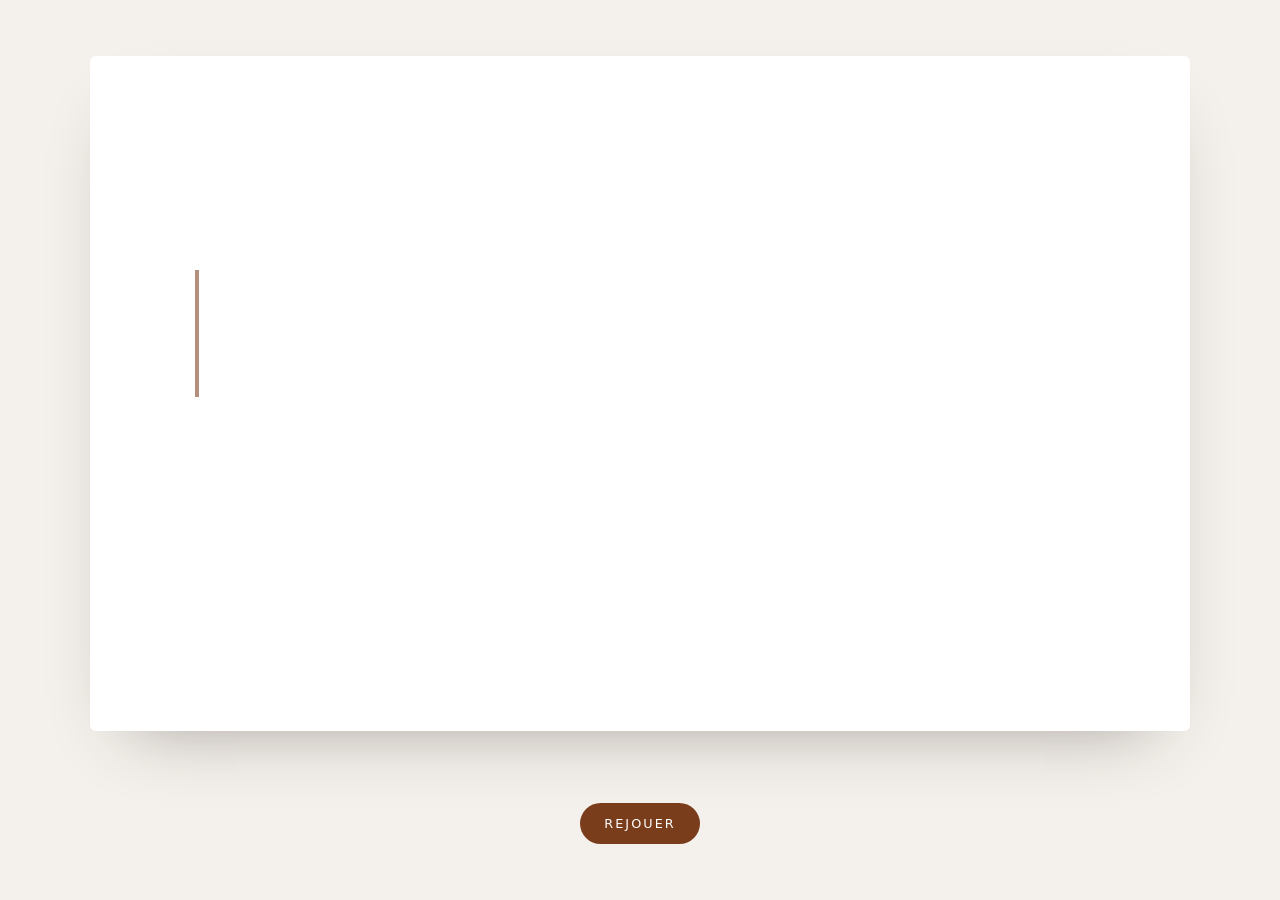
<file: logo-suzy.html>
<!doctype html>
<html lang="fr">
<head>
<meta charset="utf-8">
<meta name="viewport" content="width=device-width, initial-scale=1, viewport-fit=cover">
<title>Logo Suzy animé</title>
<style>
  :root { --page: #f4f1ec; --ink: #2a1d18; --copper: #7a3d1c; }
  * { box-sizing: border-box; }
  [hidden] { display: none !important; }
  body { margin: 0; min-height: 100vh; background: var(--page); color: var(--ink); font-family: system-ui, sans-serif;
    display: grid; place-items: center; gap: 24px; padding: 32px max(16px, env(safe-area-inset-right, 0px)) 32px max(16px, env(safe-area-inset-left, 0px)); }
  /* calques découpés dans l'image originale, superposés au pixel près */
  .logo { position: relative; width: min(1100px, 100%); background: #fff; border-radius: 6px; overflow: hidden; box-shadow: 0 30px 70px -40px rgba(42, 29, 24, .45); }
  .logo canvas, .logo img { position: absolute; left: 0; top: 0; width: 100%; height: 100%; display: block; }
  .logo .final { opacity: 0; }
  .pen { position: absolute; width: 1.3%; aspect-ratio: 1; border-radius: 50%; transform: translate(-50%, -50%); pointer-events: none; opacity: 0;
    background: radial-gradient(circle, #fff3dc 0%, #e0a46a 38%, rgba(190, 110, 60, 0) 70%); box-shadow: 0 0 20px 7px rgba(214, 140, 80, .5); transition: opacity .3s; }
  .caret { position: absolute; width: .35%; background: var(--copper); opacity: 0; }
  button { font: inherit; font-size: .8rem; letter-spacing: .16em; text-transform: uppercase; color: #fff; background: var(--copper); border: 0; border-radius: 999px; padding: .8rem 1.5rem; cursor: pointer; }
  button:focus-visible { outline: 2px solid var(--ink); outline-offset: 3px; }
</style>
</head>
<body>
<div class="logo" id="logo" role="img" aria-label="Suzy Coiffure, Cocooning Mood"></div>
<button type="button" id="replay">Rejouer</button>

<script src="https://cdnjs.cloudflare.com/ajax/libs/gsap/3.12.5/gsap.min.js"></script>
<script>
(async () => {
  "use strict";
  const reduced = matchMedia("(prefers-reduced-motion: reduce)").matches;
  const img = new Image();
  img.src = "assets/logo/suzy-logo.jpg";
  await img.decode();
  const W = img.naturalWidth, H = img.naturalHeight, N = W * H;
  const cv = document.createElement("canvas"); cv.width = W; cv.height = H;
  const cx = cv.getContext("2d", { willReadFrequently: true });
  cx.drawImage(img, 0, 0);
  const D = cx.getImageData(0, 0, W, H).data;

  /* ---------- encre sur fond blanc : alpha + couleur ---------- */
  const A = new Float32Array(N), C = new Uint8ClampedArray(N * 3);
  for (let i = 0; i < N; i++) {
    const m = Math.min(D[i * 4], D[i * 4 + 1], D[i * 4 + 2]);
    const a = Math.min(1, Math.max(0, (1 - m / 250 - 0.03) / 0.97));
    A[i] = a;
    for (let c = 0; c < 3; c++) C[i * 3 + c] = a > 0.004 ? (D[i * 4 + c] - 255 * (1 - a)) / a : 0;
  }
  const ink = (i) => A[i] > 0.35;

  /* ---------- les deux ovales : repérés sur les axes centraux ---------- */
  const runs = (get, n) => { const r = []; let inR = false; for (let k = 0; k < n; k++) { const m = get(k); if (m && !inR) { r.push(k); inR = true; } else if (!m) inR = false; } return r; };
  const mx = Math.round(W / 2), my = Math.round(H / 2);
  const top = runs((k) => ink(k * W + mx), H), bot = runs((k) => ink((H - 1 - k) * W + mx), H).map((k) => H - 1 - k);
  const left = runs((k) => ink(my * W + k), W), right = runs((k) => ink(my * W + W - 1 - k), W).map((k) => W - 1 - k);
  const E = { cx: (left[0] + right[0]) / 2, cy: (top[0] + bot[0]) / 2, rx: (right[0] - left[0]) / 2, ry: (bot[0] - top[0]) / 2 };
  const rN = (x, y) => Math.hypot((x - E.cx) / E.rx, (y - E.cy) / E.ry);
  const innerR = ((E.cy - top[1]) / E.ry + (bot[1] - E.cy) / E.ry + (E.cx - left[1]) / E.rx + (right[1] - E.cx) / E.rx) / 4;
  const split = (1 + innerR) / 2, textR = innerR - 0.04;

  const L = { OUTER: 1, INNER: 2, TITLE: 3, MOOD: 4 };
  const lab = new Uint8Array(N);
  // les ovales sont les deux composantes d'encre qui font presque toute la largeur
  const comp = new Int32Array(N).fill(-1); let nc = 0;
  for (let s0 = 0; s0 < N; s0++) {
    if (comp[s0] >= 0 || A[s0] < 0.08) continue;
    const st = [s0], members = [s0]; comp[s0] = nc; let x0 = W, x1 = 0;
    while (st.length) { const i = st.pop(), x = i % W; if (x < x0) x0 = x; if (x > x1) x1 = x;
      for (let dy = -1; dy <= 1; dy++) for (let dx = -1; dx <= 1; dx++) { const xx = x + dx, j = i + dy * W + dx;
        if (xx < 0 || xx >= W || j < 0 || j >= N || comp[j] >= 0 || A[j] < 0.08) continue; comp[j] = nc; st.push(j); members.push(j); } }
    if (x1 - x0 > W * 0.6) members.forEach((i) => { lab[i] = rN(i % W, (i / W) | 0) > split ? L.OUTER : L.INNER; });
    nc++;
  }
  // titre / sous-titre : la rangée la plus vide entre les deux lignes
  let cut = E.cy, bestN = Infinity;
  for (let y = Math.round(E.cy - E.ry * .2); y < Math.round(E.cy + E.ry * .15); y++) {
    let n = 0; for (let x = Math.round(E.cx - E.rx * .8); x < E.cx + E.rx * .8; x++) if (!lab[y * W + x] && ink(y * W + x)) n++;
    if (n < bestN) { bestN = n; cut = y; }
  }
  for (let i = 0; i < N; i++) {
    if (lab[i] || A[i] <= 0.01) continue;
    // pixels très clairs au bord des ovales : restent avec l'ovale
    const r = rN(i % W, (i / W) | 0);
    lab[i] = r > textR ? (r > split ? L.OUTER : L.INNER) : ((i / W) | 0) < cut ? L.TITLE : L.MOOD;
  }

  /* ---------- calque animable ---------- */
  function drawable(pick, order) {
    const c = document.createElement("canvas"); c.width = W; c.height = H;
    const ctx = c.getContext("2d"), im = ctx.createImageData(W, H), d = im.data;
    const idx = [], base = [], tt = [];
    let x0 = W, y0 = H, x1 = 0, y1 = 0;
    for (let i = 0; i < N; i++) {
      if (!pick(i)) continue;
      d[i * 4] = C[i * 3]; d[i * 4 + 1] = C[i * 3 + 1]; d[i * 4 + 2] = C[i * 3 + 2]; d[i * 4 + 3] = 0;
      idx.push(i); base.push(A[i] * 255); tt.push(order(i));
      const x = i % W, y = (i / W) | 0; if (x < x0) x0 = x; if (x > x1) x1 = x; if (y < y0) y0 = y; if (y > y1) y1 = y;
    }
    const T = Float32Array.from(tt), B = Float32Array.from(base), I = Int32Array.from(idx);
    let last = -1;
    return {
      el: c,
      set(front, soft = 0.03) {
        if (front === last) return; last = front;
        for (let k = 0; k < I.length; k++) { const v = (front - T[k]) / soft; d[I[k] * 4 + 3] = v <= 0 ? 0 : v >= 1 ? B[k] : B[k] * v; }
        ctx.putImageData(im, 0, 0, x0, y0, x1 - x0 + 1, y1 - y0 + 1);
      },
      tip(front) {
        let best = -1, bd = Infinity;
        for (let k = 0; k < I.length; k += 5) { const e = Math.abs(T[k] - front); if (e < bd) { bd = e; best = I[k]; } }
        return best < 0 ? null : [best % W, (best / W) | 0];
      },
      box: () => ({ x0, y0, x1, y1 })
    };
  }

  // ovales : ordre = angle autour du centre ; l'extérieur tourne dans un sens, l'intérieur dans l'autre
  const ang = (i, dir) => { let a = Math.atan2(((i / W) | 0) - E.cy, (i % W - E.cx) * E.ry / E.rx) + Math.PI / 2; a = (a + 2 * Math.PI) % (2 * Math.PI); return dir > 0 ? a / (2 * Math.PI) : 1 - a / (2 * Math.PI); };
  const OUT = drawable((i) => lab[i] === L.OUTER, (i) => ang(i, 1));
  const INN = drawable((i) => lab[i] === L.INNER, (i) => ang(i, -1));

  // titre : machine à écrire, lettre par lettre (colonnes séparées par un blanc)
  const tb = { x0: W, y0: H, x1: 0, y1: 0 };
  for (let i = 0; i < N; i++) if (lab[i] === L.TITLE && A[i] > .4) { const x = i % W, y = (i / W) | 0; tb.x0 = Math.min(tb.x0, x); tb.x1 = Math.max(tb.x1, x); tb.y0 = Math.min(tb.y0, y); tb.y1 = Math.max(tb.y1, y); }
  const colInk = new Uint8Array(W);
  for (let y = tb.y0; y <= tb.y1; y++) for (let x = tb.x0; x <= tb.x1; x++) if (lab[y * W + x] === L.TITLE && A[y * W + x] > .4) colInk[x] = 1;
  const letters = []; let st = -1;
  for (let x = tb.x0; x <= tb.x1 + 1; x++) {
    if (colInk[x] && st < 0) st = x;
    else if (!colInk[x] && st >= 0) { let g = 0; while (x + g <= tb.x1 && !colInk[x + g]) g++; if (g >= 4 || x + g > tb.x1) { letters.push([st, x - 1]); st = -1; } }
  }
  const letterOf = new Int16Array(W).fill(-1);
  letters.forEach(([a, b], k) => { const lo = k ? Math.ceil((letters[k - 1][1] + a) / 2) : 0, hi = k < letters.length - 1 ? Math.floor((b + letters[k + 1][0]) / 2) : W - 1; for (let x = lo; x <= hi; x++) letterOf[x] = k; });
  const TI = drawable((i) => lab[i] === L.TITLE, (i) => (letterOf[i % W] + 1) / (letters.length + 1));

  // sous-titre : écrit à la main, de gauche à droite, légèrement penché
  const MD = drawable((i) => lab[i] === L.MOOD, (() => {
    let x0 = W, x1 = 0; for (let i = 0; i < N; i++) if (lab[i] === L.MOOD) { const x = i % W; if (x < x0) x0 = x; if (x > x1) x1 = x; }
    return (i) => ((i % W) - x0 + ((i / W) | 0) * 0.2 - cut * 0.2) / (x1 - x0 + 40);
  })());

  const root = document.getElementById("logo");
  root.style.aspectRatio = W + " / " + H;
  const final = img.cloneNode(); final.className = "final"; final.alt = "";
  const pen = document.createElement("div"); pen.className = "pen";
  const caret = document.createElement("div"); caret.className = "caret";
  caret.style.top = tb.y0 / H * 100 + "%"; caret.style.height = (tb.y1 - tb.y0) / H * 100 + "%";
  root.append(OUT.el, INN.el, TI.el, MD.el, final, caret, pen);

  const movePen = (l, f, on) => {
    const p = on && l.tip(f);
    pen.style.opacity = p ? 1 : 0;
    if (p) { pen.style.left = p[0] / W * 100 + "%"; pen.style.top = p[1] / H * 100 + "%"; }
  };

  let tl;
  function play() {
    if (tl) tl.kill();
    [OUT, INN, TI, MD].forEach((l) => l.set(0));
    gsap.set(final, { opacity: 0 });
    gsap.set(caret, { opacity: 0, left: letters[0][0] / W * 100 + "%" });
    gsap.set(TI.el, { y: 0 });
    const s = { m: 0, o: 0, i: 0 };
    tl = gsap.timeline();
    // 1. la machine à écrire : chaque lettre tombe en place, le curseur avance
    tl.to(caret, { opacity: 1, duration: .15 })
      .to(caret, { opacity: 0, duration: .2, repeat: 3, yoyo: true });
    letters.forEach(([, b], k) => {
      const f = (k + 1) / (letters.length + 1) + 0.001;
      tl.add(() => { TI.set(f, 0.0001); caret.style.left = (b + 6) / W * 100 + "%"; caret.style.opacity = 1; }, ">")
        .to({}, { duration: .11 + (k % 3) * .02 });
    });
    tl.to(caret, { opacity: 0, duration: .25, repeat: 3, yoyo: true })
      .set(caret, { opacity: 0 })
    // 2. le sous-titre s'écrit à la plume
      .to(s, { m: 1.04, duration: 2.2, ease: "power1.inOut", onUpdate: () => { MD.set(s.m, 0.025); movePen(MD, s.m, s.m < 1); } }, "-=.5")
    // 3. les deux ovales entourent le tout, en sens opposés
      .to(s, { o: 1.02, duration: 2.2, ease: "power2.inOut", onUpdate: () => { OUT.set(s.o, 0.02); movePen(OUT, s.o, s.o < 1); } }, "-=.2")
      .to(s, { i: 1.02, duration: 2.2, ease: "power2.inOut", onUpdate: () => INN.set(s.i, 0.02) }, "<.2")
      .add(() => { pen.style.opacity = 0; })
    // 4. image originale exacte
      .to(final, { opacity: 1, duration: .5 });
    if (reduced) tl.progress(1);
  }
  document.getElementById("replay").addEventListener("click", play);
  play();
})();
</script>
</body>
</html>
</file>
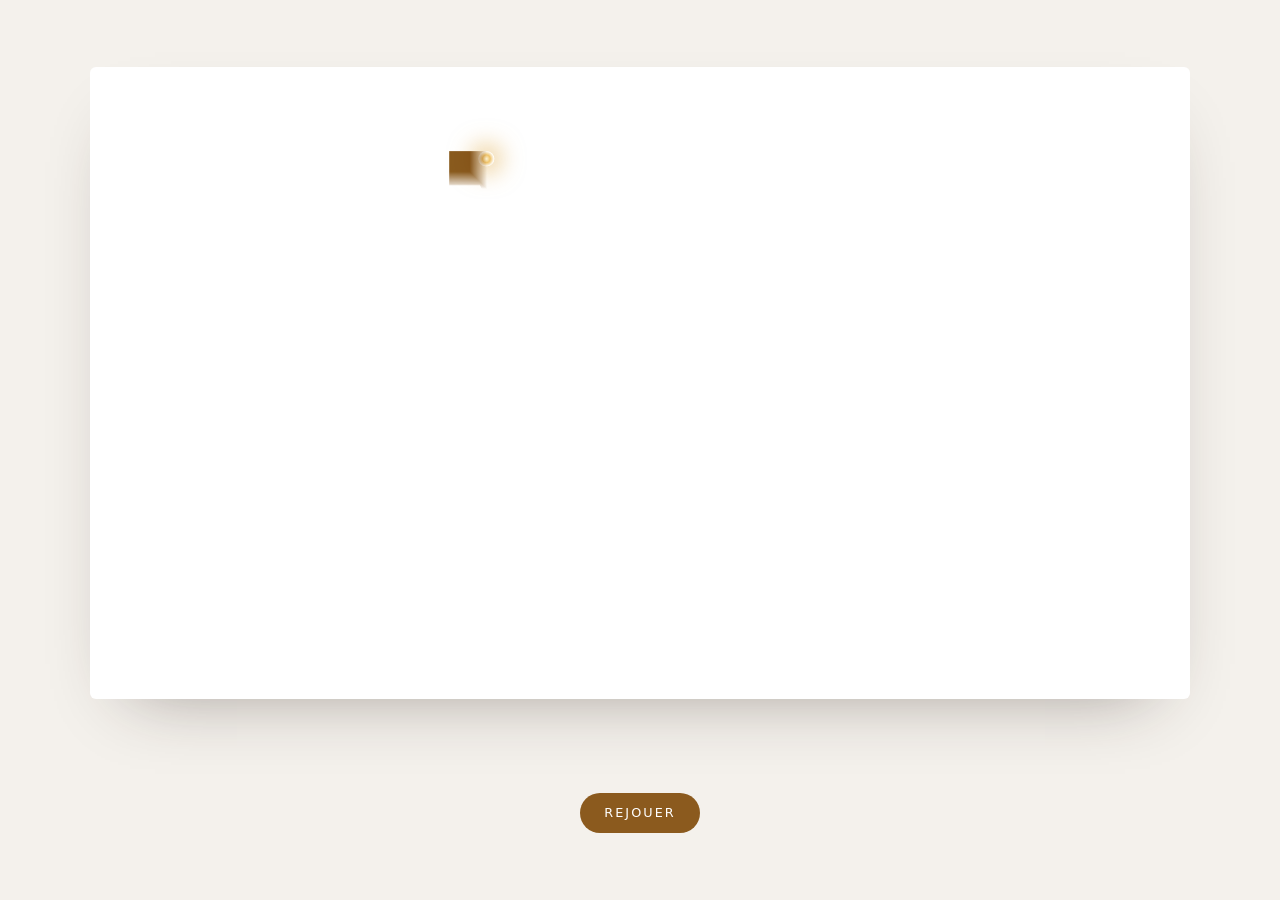
<file: logo-valentina.html>
<!doctype html>
<html lang="fr">
<head>
<meta charset="utf-8">
<meta name="viewport" content="width=device-width, initial-scale=1, viewport-fit=cover">
<title>Logo Valentina animé</title>
<style>
  :root { --page: #f4f1ec; --ink: #2a1d18; --gold: #8b5a1e; }
  * { box-sizing: border-box; }
  [hidden] { display: none !important; }
  body { margin: 0; min-height: 100vh; background: var(--page); color: var(--ink); font-family: system-ui, sans-serif;
    display: grid; place-items: center; gap: 24px; padding: 32px max(16px, env(safe-area-inset-right, 0px)) 32px max(16px, env(safe-area-inset-left, 0px)); }
  /* calques découpés dans l'image originale, superposés au pixel près */
  .logo { position: relative; width: min(1100px, 100%); background: #fff; border-radius: 6px; overflow: hidden; box-shadow: 0 30px 70px -40px rgba(42, 29, 24, .45); }
  .logo canvas, .logo img, .logo .grp { position: absolute; left: 0; top: 0; width: 100%; height: 100%; display: block; }
  .logo .final { opacity: 0; }
  .pen { position: absolute; width: 1.4%; aspect-ratio: 1; border-radius: 50%; transform: translate(-50%, -50%); pointer-events: none; opacity: 0;
    background: radial-gradient(circle, #fff6d8 0%, #f0c46a 35%, rgba(214, 160, 70, 0) 70%); box-shadow: 0 0 22px 8px rgba(226, 176, 86, .55); mix-blend-mode: multiply; transition: opacity .3s; }
  button { font: inherit; font-size: .8rem; letter-spacing: .16em; text-transform: uppercase; color: #fff; background: var(--gold); border: 0; border-radius: 999px; padding: .8rem 1.5rem; cursor: pointer; }
  button:focus-visible { outline: 2px solid var(--ink); outline-offset: 3px; }
</style>
</head>
<body>
<div class="logo" id="logo" role="img" aria-label="Studio coiffure Valentina"></div>
<button type="button" id="replay">Rejouer</button>

<script src="https://cdnjs.cloudflare.com/ajax/libs/gsap/3.12.5/gsap.min.js"></script>
<script>
(async () => {
  "use strict";
  const DEBUG = /[?&]debug/.test(location.search);
  const reduced = matchMedia("(prefers-reduced-motion: reduce)").matches;
  const img = new Image();
  img.src = "assets/logo/valentina-logo.jpg";
  await img.decode();
  const W = img.naturalWidth, H = img.naturalHeight, N = W * H;
  const cv = document.createElement("canvas"); cv.width = W; cv.height = H;
  const cx = cv.getContext("2d", { willReadFrequently: true });
  cx.drawImage(img, 0, 0);
  const D = cx.getImageData(0, 0, W, H).data;

  /* ---------- encre sur fond blanc : alpha + couleur ---------- */
  const A = new Float32Array(N), C = new Uint8ClampedArray(N * 3), chroma = new Float32Array(N);
  for (let i = 0; i < N; i++) {
    const r = D[i * 4], g = D[i * 4 + 1], b = D[i * 4 + 2];
    let a = 1 - Math.min(r, g, b) / 250;
    a = Math.min(1, Math.max(0, (a - 0.03) / 0.97));
    A[i] = a;
    for (let c = 0; c < 3; c++) C[i * 3 + c] = a > 0.004 ? (D[i * 4 + c] - 255 * (1 - a)) / a : 0;
    chroma[i] = r - b;
  }
  const ink = (i) => A[i] > 0.25;
  const gold = (i) => chroma[i] > 28;

  /* ---------- composantes connexes de l'encre ---------- */
  const comp = new Int32Array(N).fill(-1), comps = [];
  for (let s = 0; s < N; s++) {
    if (comp[s] >= 0 || !ink(s)) continue;
    const id = comps.length, st = [s]; comp[s] = id;
    let x0 = W, y0 = H, x1 = 0, y1 = 0, n = 0, ng = 0;
    while (st.length) {
      const i = st.pop(), x = i % W, y = (i / W) | 0; n++; if (gold(i)) ng++;
      if (x < x0) x0 = x; if (x > x1) x1 = x; if (y < y0) y0 = y; if (y > y1) y1 = y;
      for (let dy = -1; dy <= 1; dy++) for (let dx = -1; dx <= 1; dx++) {
        const xx = x + dx, yy = y + dy; if (xx < 0 || yy < 0 || xx >= W || yy >= H) continue;
        const j = yy * W + xx; if (comp[j] < 0 && ink(j)) { comp[j] = id; st.push(j); }
      }
    }
    comps.push({ x0, y0, x1, y1, n, gold: ng / n > 0.5 });
  }

  /* ---------- classes ---------- */
  const L = { V: 1, FLOWER: 2, SCISSORS: 3, THREAD: 4, TEXT: 5, NAME: 6 };
  const lab = new Uint8Array(N);
  // V : or massif (fenêtre 9x9 presque pleine)
  const isG = new Float32Array(N); for (let i = 0; i < N; i++) isG[i] = ink(i) && gold(i) && A[i] > 0.6 ? 1 : 0;
  const boxSum = (src, r) => {
    const t = new Float32Array(N), o = new Float32Array(N);
    for (let y = 0; y < H; y++) { let a = 0; for (let x = -r; x <= r; x++) a += src[y * W + Math.min(W - 1, Math.max(0, x))];
      for (let x = 0; x < W; x++) { t[y * W + x] = a; a += src[y * W + Math.min(W - 1, x + r + 1)] - src[y * W + Math.max(0, x - r)]; } }
    for (let x = 0; x < W; x++) { let a = 0; for (let y = -r; y <= r; y++) a += t[Math.min(H - 1, Math.max(0, y)) * W + x];
      for (let y = 0; y < H; y++) { o[y * W + x] = a; a += t[Math.min(H - 1, y + r + 1) * W + x] - t[Math.max(0, y - r) * W + x]; } }
    return o;
  };
  const gSolid = boxSum(isG, 5);
  for (let i = 0; i < N; i++) if (isG[i] && gSolid[i] > 0.82 * 121 && (i / W) < H * 0.66) lab[i] = L.V;
  // grow V into its anti-aliased edge (2 px)
  for (let k = 0; k < 2; k++) {
    const add = [];
    for (let i = 0; i < N; i++) if (!lab[i] && ink(i) && gold(i)) {
      const x = i % W; if ((x > 0 && lab[i - 1] === L.V) || (x < W - 1 && lab[i + 1] === L.V) || lab[i - W] === L.V || lab[i + W] === L.V) add.push(i);
    }
    add.forEach((i) => { lab[i] = L.V; });
  }
  // noir : texte si la composante descend dans la zone du texte, sinon ciseaux + fils
  const blackCore = new Float32Array(N); for (let i = 0; i < N; i++) blackCore[i] = ink(i) && !gold(i) && A[i] > 0.6 ? 1 : 0;
  const bSolid = boxSum(blackCore, 2);
  for (let i = 0; i < N; i++) {
    if (lab[i] || !ink(i)) continue;
    const c = comps[comp[i]], y = (i / W) | 0;
    if (gold(i)) lab[i] = c.y0 > H * 0.76 ? L.NAME : L.FLOWER;
    else if (c.y1 > H * 0.66 || c.y0 > H * 0.56) lab[i] = L.TEXT; // y compris les points des « i »
    else lab[i] = bSolid[i] >= 14 ? L.SCISSORS : L.THREAD;
  }
  // les fils minces collés aux ciseaux (lame, pivot) restent avec les ciseaux
  for (let k = 0; k < 3; k++) {
    const add = [];
    for (let i = 0; i < N; i++) if (lab[i] === L.THREAD) {
      const x = i % W; if ((x > 0 && lab[i - 1] === L.SCISSORS) || lab[i + 1] === L.SCISSORS || lab[i - W] === L.SCISSORS || lab[i + W] === L.SCISSORS) add.push(i);
    }
    add.forEach((i) => { lab[i] = L.SCISSORS; });
  }
  // pixels très clairs (antialiasing) : classe du voisin le plus proche
  let q = []; for (let i = 0; i < N; i++) if (lab[i]) q.push(i);
  for (let k = 0; k < 4 && q.length; k++) {
    const nq = [];
    for (const i of q) { const x = i % W;
      for (const j of [x > 0 ? i - 1 : -1, x < W - 1 ? i + 1 : -1, i - W, i + W]) if (j >= 0 && j < N && !lab[j] && A[j] > 0.01) { lab[j] = lab[i]; nq.push(j); } }
    q = nq;
  }

  /* ---------- blancs enfermés (intérieur des pétales) : appartiennent à la fleur ---------- */
  const out = new Uint8Array(N), st = [];
  for (let x = 0; x < W; x++) { st.push(x, (H - 1) * W + x); } for (let y = 0; y < H; y++) { st.push(y * W, y * W + W - 1); }
  while (st.length) { const i = st.pop(); if (out[i] || A[i] > 0.12) continue; out[i] = 1; const x = i % W;
    if (x > 0) st.push(i - 1); if (x < W - 1) st.push(i + 1); if (i >= W) st.push(i - W); if (i < N - W) st.push(i + W); }
  const fb = { x0: W, y0: H, x1: 0, y1: 0 };
  for (let i = 0; i < N; i++) if (lab[i] === L.FLOWER && A[i] > .5) { const x = i % W, y = (i / W) | 0; fb.x0 = Math.min(fb.x0, x); fb.x1 = Math.max(fb.x1, x); fb.y0 = Math.min(fb.y0, y); fb.y1 = Math.max(fb.y1, y); }
  const petal = new Uint8Array(N);
  for (let i = 0; i < N; i++) { const x = i % W, y = (i / W) | 0;
    if (!out[i] && !lab[i] && x >= fb.x0 && x <= fb.x1 && y >= fb.y0 && y <= fb.y1) petal[i] = 1; }
  for (let i = 0; i < N; i++) if (!out[i] && lab[i] !== L.FLOWER && lab[i] !== L.V && A[i] <= 0.12 && petal[i] === 0) { /* blancs enfermés ailleurs (lettres, anneaux) : rien à faire */ }

  // V « plein » pour son apparition seule : on bouche les trous des pétales posés dessus
  const vb = { x0: W, y0: H, x1: 0, y1: 0 };
  for (let i = 0; i < N; i++) if (lab[i] === L.V) { const x = i % W, y = (i / W) | 0; vb.x0 = Math.min(vb.x0, x); vb.x1 = Math.max(vb.x1, x); vb.y0 = Math.min(vb.y0, y); vb.y1 = Math.max(vb.y1, y); }
  let vr = 0, vg = 0, vbb = 0, vn = 0;
  for (let i = 0; i < N; i++) if (lab[i] === L.V && A[i] > .95) { vr += C[i * 3]; vg += C[i * 3 + 1]; vbb += C[i * 3 + 2]; vn++; }
  const vCol = [vr / vn, vg / vn, vbb / vn];
  // la lettre ne garde pas les petits points isolés
  {
    const seen = new Uint8Array(N);
    for (let s0 = 0; s0 < N; s0++) {
      if (lab[s0] !== L.V || seen[s0]) continue;
      const set = [], st = [s0]; seen[s0] = 1;
      while (st.length) { const i = st.pop(); set.push(i); const x = i % W;
        for (const j of [x > 0 ? i - 1 : -1, x < W - 1 ? i + 1 : -1, i - W, i + W]) if (j >= 0 && j < N && !seen[j] && lab[j] === L.V) { seen[j] = 1; st.push(j); } }
      if (set.length < 300) set.forEach((i) => { lab[i] = L.FLOWER; });
    }
  }
  // V complet pour son apparition seule : la jambe gauche, cachée en partie par la fleur,
  // est prolongée avec ses deux bords droits mesurés là où elle est bien visible
  vb.x0 = W; vb.y0 = H; vb.x1 = 0; vb.y1 = 0;
  for (let i = 0; i < N; i++) if (lab[i] === L.V) { const x = i % W, y = (i / W) | 0; vb.x0 = Math.min(vb.x0, x); vb.x1 = Math.max(vb.x1, x); vb.y0 = Math.min(vb.y0, y); vb.y1 = Math.max(vb.y1, y); }
  const vFill = new Uint8Array(N);
  const vH = vb.y1 - vb.y0;
  const rowsL = [];
  for (let y = Math.round(vb.y0 + vH * .55); y < Math.round(vb.y0 + vH * .82); y++) {
    let x = vb.x0, run = null;
    while (x <= vb.x1) {
      if (lab[y * W + x] === L.V) { const st0 = x; while (x <= vb.x1 && lab[y * W + x] === L.V) x++; if (x - st0 > 12) { run = [st0, x - 1]; break; } }
      x++;
    }
    if (run) rowsL.push([y, run[0], run[1]]);
  }
  const fitLine = (pts) => { const n = pts.length; let sy = 0, sx = 0, syy = 0, sxy = 0;
    pts.forEach(([y, x]) => { sy += y; sx += x; syy += y * y; sxy += x * y; });
    const b = (n * sxy - sx * sy) / (n * syy - sy * sy); return [(sx - b * sy) / n, b]; };
  const [la, lb] = fitLine(rowsL.map(([y, l]) => [y, l]));
  const [ra, rb] = fitLine(rowsL.map(([y, , r]) => [y, r]));
  // couleur : profil moyen de la jambe visible (32 tranches dans la largeur), le dégradé est conservé
  const vFillCol = new Uint8ClampedArray(N * 3);
  const yRef = Math.round(vb.y0 + vH * .68), BINS = 32, prof = Array.from({ length: BINS }, () => [0, 0, 0, 0]);
  for (let y = yRef - 25; y <= yRef + 25; y++) {
    const xl = la + lb * y, xr = ra + rb * y;
    for (let x = Math.ceil(xl); x <= xr; x++) { const k = y * W + x; if (lab[k] !== L.V || A[k] < .6) continue;
      const bi = Math.min(BINS - 1, Math.max(0, Math.floor((x - xl) / (xr - xl) * BINS))); prof[bi][0] += D[k * 4]; prof[bi][1] += D[k * 4 + 1]; prof[bi][2] += D[k * 4 + 2]; prof[bi][3]++; }
  }
  const profCol = prof.map((p) => p[3] ? [p[0] / p[3], p[1] / p[3], p[2] / p[3]] : null);
  for (let i = 0; i < BINS; i++) if (!profCol[i]) profCol[i] = profCol.find(Boolean) || vCol;
  const putFill = (j, x, xl, xr) => {
    vFill[j] = 1;
    const c = profCol[Math.min(BINS - 1, Math.max(0, Math.floor((x - xl) / Math.max(1, xr - xl) * BINS)))];
    vFillCol[j * 3] = c[0]; vFillCol[j * 3 + 1] = c[1]; vFillCol[j * 3 + 2] = c[2];
  };
  // seulement la partie haute de la jambe (là où la fleur la cache), jamais au-delà de la pointe
  for (let y = vb.y0; y < yRef; y++) {
    const xl = Math.round(la + lb * y), xr = Math.round(ra + rb * y);
    for (let x = Math.max(vb.x0, xl); x <= Math.min(vb.x1, xr); x++) { const j = y * W + x; if (lab[j] !== L.V) putFill(j, x, xl, xr); }
  }
  // empattement gauche : épaisseur mesurée sur sa partie visible, prolongé jusqu'à la jambe
  let serifH = 0;
  for (let y = vb.y0; y < vb.y0 + 40; y++) { let n = 0; for (let x = vb.x0; x <= vb.x0 + 50; x++) if (lab[y * W + x] === L.V) n++; if (n > 15) serifH = y - vb.y0 + 1; else if (serifH) break; }
  for (let y = vb.y0; y < vb.y0 + serifH; y++) {
    let sx = -1; for (let x = vb.x0; x < vb.x0 + 60; x++) if (lab[y * W + x] === L.V) { sx = x; break; }
    if (sx < 0) continue;
    const xr = Math.round(ra + rb * y), c = profCol[Math.floor(BINS / 2)];
    for (let x = sx; x <= xr; x++) { const j = y * W + x; if (lab[j] !== L.V) { vFill[j] = 1; vFillCol[j * 3] = c[0]; vFillCol[j * 3 + 1] = c[1]; vFillCol[j * 3 + 2] = c[2]; } }
  }
  // trous restants sous les pétales, entre deux pixels du V sur une même ligne
  for (let y = vb.y0; y <= vb.y1; y++) { let last = -1;
    for (let x = vb.x0; x <= vb.x1; x++) { const i = y * W + x;
      if (lab[i] === L.V && A[i] > .7) { if (last >= 0 && x - last > 1 && x - last < 60) for (let k = last + 1; k < x; k++) { const j = y * W + k; if (lab[j] !== L.V && !vFill[j] && (petal[j] || lab[j] === L.FLOWER)) { vFill[j] = 1; for (let c = 0; c < 3; c++) vFillCol[j * 3 + c] = vCol[c]; } } last = x; } } }
  /* ---------- ciseaux : deux moitiés de part et d'autre de l'axe ---------- */
  const sb = { x0: W, y0: H, x1: 0, y1: 0 };
  for (let i = 0; i < N; i++) if (lab[i] === L.SCISSORS && A[i] > .5) { const x = i % W, y = (i / W) | 0; sb.x0 = Math.min(sb.x0, x); sb.x1 = Math.max(sb.x1, x); sb.y0 = Math.min(sb.y0, y); sb.y1 = Math.max(sb.y1, y); }
  // pointe = pixel le plus bas ; pivot = rangée la plus étroite au tiers supérieur des lames
  let tip = null; for (let i = N - 1; i >= 0; i--) if (lab[i] === L.SCISSORS && A[i] > .5) { tip = [i % W, (i / W) | 0]; break; }
  // pivot : jonction des deux branches, relevée sur l'image (1280 × 736)
  const pivot = [788 * W / 1280, 228 * H / 736];
  // au-dessus du pivot on sépare les deux anneaux, en dessous les deux lames (elles se croisent au pivot)
  const ringsMid = [835 * W / 1280, 105 * H / 736];
  const xOn = (a, b, y) => a[0] + (b[0] - a[0]) * (y - a[1]) / (b[1] - a[1]);
  const side = (i) => {
    const x = i % W, y = (i / W) | 0;
    return y < pivot[1] ? (x < xOn(pivot, ringsMid, y) ? 1 : 2) : (x < xOn(pivot, tip, y) ? 2 : 1);
  };

  /* ---------- calques ---------- */
  function layer(pick, opts = {}) {
    const c = document.createElement("canvas"); c.width = W; c.height = H;
    const x = c.getContext("2d"), o = x.createImageData(W, H), d = o.data;
    for (let i = 0; i < N; i++) {
      const p = pick(i); if (!p) continue;
      if (p === "white") { d[i * 4] = d[i * 4 + 1] = d[i * 4 + 2] = 255; d[i * 4 + 3] = 255; continue; }
      if (p === "fill") { d[i * 4] = vCol[0]; d[i * 4 + 1] = vCol[1]; d[i * 4 + 2] = vCol[2]; d[i * 4 + 3] = 255; continue; }
      d[i * 4] = C[i * 3]; d[i * 4 + 1] = C[i * 3 + 1]; d[i * 4 + 2] = C[i * 3 + 2]; d[i * 4 + 3] = A[i] * 255;
    }
    x.putImageData(o, 0, 0);
    if (opts.cls) c.className = opts.cls;
    return c;
  }
  const root = document.getElementById("logo");
  root.style.aspectRatio = W + " / " + H;
  if (DEBUG) {
    const col = { 1: [139, 90, 30], 2: [40, 160, 80], 3: [30, 60, 200], 4: [220, 40, 160], 5: [200, 30, 30], 6: [230, 160, 0] };
    root.appendChild(layer((i) => lab[i] ? true : petal[i] ? "white" : false));
    const dbg = layer((i) => lab[i] || petal[i]);
    const x = dbg.getContext("2d"), o = x.getImageData(0, 0, W, H);
    for (let i = 0; i < N; i++) { const c = petal[i] ? [255, 220, 120] : col[lab[i] === L.SCISSORS ? (side(i) === 1 ? 3 : 4) : lab[i]]; if (!c) continue; o.data[i * 4] = c[0]; o.data[i * 4 + 1] = c[1]; o.data[i * 4 + 2] = c[2]; o.data[i * 4 + 3] = petal[i] ? 160 : Math.max(120, A[i] * 255); }
    x.putImageData(o, 0, 0); root.appendChild(dbg);
    const p = document.createElement("div"); p.style.cssText = `position:absolute;width:10px;height:10px;border-radius:50%;background:red;left:${pivot[0] / W * 100}%;top:${pivot[1] / H * 100}%;transform:translate(-50%,-50%)`; root.appendChild(p);
    return;
  }

  /* =========================================================
     Animation : chaque calque se « dessine » le long de son tracé.
     Pour chaque pixel on calcule t = distance le long du dessin
     (distance géodésique depuis le point de départ), puis on révèle
     les pixels dont t est derrière le front qui avance.
     ========================================================= */
  function geodesic(member, start, bridge) {
    // BFS 8-voisins à l'intérieur du calque (pont de « bridge » px pour franchir les petits blancs)
    const dist = new Int32Array(N).fill(-1);
    let q = [start]; dist[start] = 0;
    let maxD = 0;
    const ok = (j) => member[j] || (bridge && bridge[j]);
    while (q.length) {
      const nq = [];
      for (const i of q) {
        const x = i % W, d = dist[i] + 1;
        for (let dy = -1; dy <= 1; dy++) for (let dx = -1; dx <= 1; dx++) {
          if (!dx && !dy) continue;
          const xx = x + dx; if (xx < 0 || xx >= W) continue;
          const j = i + dy * W + dx; if (j < 0 || j >= N || dist[j] >= 0 || !ok(j)) continue;
          dist[j] = d; if (d > maxD) maxD = d; nq.push(j);
        }
      }
      q = nq;
    }
    return { dist, maxD };
  }
  function dilate(m, r) {
    const o = new Uint8Array(N);
    for (let i = 0; i < N; i++) if (m[i]) { const x = i % W, y = (i / W) | 0;
      for (let dy = -r; dy <= r; dy++) for (let dx = -r; dx <= r; dx++) { const xx = x + dx, yy = y + dy; if (xx >= 0 && yy >= 0 && xx < W && yy < H) o[yy * W + xx] = 1; } }
    return o;
  }
  const extreme = (m, score) => { let b = -1, bs = -Infinity; for (let i = 0; i < N; i++) if (m[i]) { const s = score(i % W, (i / W) | 0); if (s > bs) { bs = s; b = i; } } return b; };

  // calque animable : pixels, couleurs, ordre de dessin
  function drawable(pick, order) {
    const c = document.createElement("canvas"); c.width = W; c.height = H;
    const ctx = c.getContext("2d"), img = ctx.createImageData(W, H), d = img.data;
    const idx = [], base = [], tt = [];
    let x0 = W, y0 = H, x1 = 0, y1 = 0;
    for (let i = 0; i < N; i++) {
      const p = pick(i); if (!p) continue;
      let r, g, b, a;
      if (Array.isArray(p)) { [r, g, b, a] = p; }
      else if (p === "white") { r = g = b = 255; a = 255; }
      else if (p === "fill") { r = vFillCol[i * 3]; g = vFillCol[i * 3 + 1]; b = vFillCol[i * 3 + 2]; a = 255; }
      else { r = C[i * 3]; g = C[i * 3 + 1]; b = C[i * 3 + 2]; a = A[i] * 255; }
      d[i * 4] = r; d[i * 4 + 1] = g; d[i * 4 + 2] = b; d[i * 4 + 3] = 0;
      idx.push(i); base.push(a); tt.push(order(i));
      const x = i % W, y = (i / W) | 0; if (x < x0) x0 = x; if (x > x1) x1 = x; if (y < y0) y0 = y; if (y > y1) y1 = y;
    }
    const T = Float32Array.from(tt), B = Float32Array.from(base), I = Int32Array.from(idx);
    let last = -1;
    return {
      el: c,
      // front ∈ [0,1+soft] ; soft = largeur du dégradé au bord du trait
      set(front, soft = 0.04) {
        if (front === last) return; last = front;
        for (let k = 0; k < I.length; k++) {
          const v = (front - T[k]) / soft;
          d[I[k] * 4 + 3] = v <= 0 ? 0 : v >= 1 ? B[k] : B[k] * v;
        }
        ctx.putImageData(img, 0, 0, x0, y0, x1 - x0 + 1, y1 - y0 + 1);
      },
      // position du front (pour la plume lumineuse)
      tip(front) {
        let best = -1, bd = Infinity;
        for (let k = 0; k < I.length; k += 7) { const e = Math.abs(T[k] - front); if (e < bd) { bd = e; best = I[k]; } }
        return best < 0 ? null : [best % W, (best / W) | 0];
      }
    };
  }

  // V propre pour sa propre apparition : forme vectorielle construite sur les bords droits de la vraie lettre
  // (jambe gauche et jambe droite), unie aux pixels visibles du V (empattements compris)
  const rowsR = [];
  for (let y = Math.round(vb.y0 + vH * .15); y < Math.round(vb.y0 + vH * .6); y++) {
    let x = vb.x1, run = null;
    while (x >= vb.x0) {
      if (lab[y * W + x] === L.V) { const e = x; while (x >= vb.x0 && lab[y * W + x] === L.V) x--; if (e - x > 8) { run = [x + 1, e]; break; } }
      x--;
    }
    if (run) rowsR.push([y, run[0], run[1]]);
  }
  const [rla, rlb] = fitLine(rowsR.map(([y, l]) => [y, l]));
  const [rra, rrb] = fitLine(rowsR.map(([y, , r]) => [y, r]));
  const meet = (a1, b1, a2, b2) => { const y = (a2 - a1) / (b1 - b2); return [a1 + b1 * y, y]; };
  const yTop = vb.y0 + 2;
  const tipP = meet(la, lb, rra, rrb), crotch = meet(ra, rb, rla, rlb);
  // léger élargissement (≈1,5 px) pour recouvrir l'antialiasing des bords réels
  const E = 1.5, Lla = la - E, Lra = ra + E, Rla = rla - E, Rra = rra + E;
  const tipQ = meet(Lla, lb, Rra, rrb), crotchQ = meet(Lra, rb, Rla, rlb);
  const vPoly = [[Lla + lb * yTop, yTop], [Lra + rb * yTop, yTop], crotchQ, [Rla + rlb * yTop, yTop], [Rra + rrb * yTop, yTop], tipQ];
  let cr = 0, cg = 0, cbb = 0, cn = 0;
  for (let i = 0; i < N; i++) if (lab[i] === L.V && A[i] > .8) { cr += D[i * 4]; cg += D[i * 4 + 1]; cbb += D[i * 4 + 2]; cn++; }
  const vInk = [cr / cn, cg / cn, cbb / cn];
  const vc = document.createElement("canvas"); vc.width = W; vc.height = H;
  const vx = vc.getContext("2d");
  vx.fillStyle = `rgb(${vInk.map(Math.round).join(",")})`;
  vx.beginPath(); vPoly.forEach(([x, y], k) => k ? vx.lineTo(x, y) : vx.moveTo(x, y)); vx.closePath(); vx.fill();
  // empattement gauche : rectangle à la hauteur mesurée, de son bout visible jusqu'à la jambe
  if (serifH) {
    let sx = W; for (let y = vb.y0; y < vb.y0 + serifH; y++) for (let x = vb.x0; x < vb.x0 + 60; x++) if (lab[y * W + x] === L.V) { sx = Math.min(sx, x); break; }
    vx.fillRect(sx, vb.y0, (ra + rb * vb.y0) - sx + 3, serifH + .5);
  }
  const vClean = vx.getImageData(0, 0, W, H).data;
  // union avec les pixels réels du V (bords exacts là où la lettre est visible)
  const vAt = (i) => {
    // pixels réels seulement pour les empattements (et leur raccord) ; en dessous, la forme vectorielle seule
    const inSerifs = ((i / W) | 0) < vb.y0 + serifH + 14;
    const pa = vClean[i * 4 + 3] / 255, oa = inSerifs && lab[i] === L.V ? 1 - Math.min(D[i * 4], D[i * 4 + 1], D[i * 4 + 2]) / 250 : 0;
    if (pa <= 0.004 && oa <= 0.004) return null;
    if (pa >= oa) return [vInk[0], vInk[1], vInk[2], pa * 255];
    return [C[i * 3], C[i * 3 + 1], C[i * 3 + 2], A[i] * 255];
  };
  const vMember = new Uint8Array(N); for (let i = 0; i < N; i++) { const p = vAt(i); vMember[i] = p && p[3] > 128 ? 1 : 0; }
  const vStart = extreme(vMember, (x, y) => -(x + y * 1.4));
  const gV = geodesic(vMember, vStart, dilate(vMember, 1));
  const V = drawable((i) => vAt(i), (i) => gV.dist[i] >= 0 ? gV.dist[i] / gV.maxD : 1);

  // fleur : pousse depuis le bas de sa tige, le long des branches, jusqu'aux pétales
  const fMember = new Uint8Array(N); for (let i = 0; i < N; i++) fMember[i] = lab[i] === L.FLOWER || petal[i] ? 1 : 0;
  const fStart = extreme(fMember, (x, y) => y - x * 0.2);
  const gF = geodesic(fMember, fStart, dilate(fMember, 3));
  const F = drawable((i) => petal[i] ? "white" : lab[i] === L.FLOWER, (i) => gF.dist[i] >= 0 ? gF.dist[i] / gF.maxD : 1);

  // fils : depuis le haut, ils s'enroulent autour des ciseaux
  const tMember = new Uint8Array(N); for (let i = 0; i < N; i++) tMember[i] = lab[i] === L.THREAD ? 1 : 0;
  const tStart = extreme(tMember, (x, y) => -y);
  const gT = geodesic(tMember, tStart, dilate(tMember, 4));
  const TH = drawable((i) => lab[i] === L.THREAD, (i) => gT.dist[i] >= 0 ? gT.dist[i] / gT.maxD : ((i / W) | 0) / H);

  // textes : écriture de gauche à droite, légèrement penchée comme une main
  const writeOrder = (cls) => {
    let x0 = W, x1 = 0; for (let i = 0; i < N; i++) if (lab[i] === cls) { const x = i % W; if (x < x0) x0 = x; if (x > x1) x1 = x; }
    return (i) => ((i % W) - x0 + ((i / W) | 0) * 0.25 - H * 0.15) / (x1 - x0 + H * 0.1);
  };
  const TX = drawable((i) => lab[i] === L.TEXT, writeOrder(L.TEXT));
  const NM = drawable((i) => lab[i] === L.NAME, writeOrder(L.NAME));

  const scissors = layer((i) => lab[i] === L.SCISSORS);
  const final = img.cloneNode(); final.className = "final"; final.alt = "";
  const pen = document.createElement("div"); pen.className = "pen";
  root.append(V.el, F.el, scissors, TH.el, TX.el, NM.el, final, pen);

  const pct = (x, y) => `${x / W * 100}% ${y / H * 100}%`;
  const movePen = (layerObj, f, on) => {
    const p = on && layerObj.tip(f);
    pen.style.opacity = p ? 1 : 0;
    if (p) { pen.style.left = p[0] / W * 100 + "%"; pen.style.top = p[1] / H * 100 + "%"; }
  };

  let tl;
  function play() {
    if (tl) tl.kill();
    const s = { v: 0, f: 0, th: 0, tx: 0, nm: 0 };
    [V, F, TH, TX, NM].forEach((l) => l.set(0));
    gsap.set(final, { opacity: 0 });
    gsap.set(scissors, { opacity: 0, y: "-85%", rotation: -18, transformOrigin: pct(pivot[0], pivot[1]) });
    gsap.set(V.el, { filter: "drop-shadow(0 0 0 rgba(212,160,70,0))" });

    tl = gsap.timeline();
    // 1. la plume dessine le V : du haut à gauche vers la pointe, puis remonte à droite
    tl.to(s, { v: 1.06, duration: 2.6, ease: "power1.inOut", onUpdate: () => { V.set(s.v, 0.035); movePen(V, s.v, s.v < 1); } })
      .to(V.el, { filter: "drop-shadow(0 0 14px rgba(212,160,70,.75))", duration: .35, yoyo: true, repeat: 1, ease: "sine.inOut" })
    // 2. la fleur pousse lentement du bas, s'enroule autour du V et s'ouvre en haut
      .to(s, { f: 1.06, duration: 3.6, ease: "sine.inOut", onUpdate: () => { F.set(s.f, 0.05); movePen(F, s.f, s.f < 1); } }, "-=.3")
    // 3. les ciseaux tombent du haut
      .to(scissors, { opacity: 1, duration: .25 }, "-=.2")
      .to(scissors, { y: "0%", rotation: 0, duration: 1.1, ease: "bounce.out" }, "<")
    // 4. les mèches s'enroulent autour des ciseaux
      .to(s, { th: 1.06, duration: 1.6, ease: "power1.inOut", onUpdate: () => TH.set(s.th, 0.05) }, "-=.25")
    // 5. le texte s'écrit, puis le prénom
      .to(s, { tx: 1.05, duration: 2.4, ease: "power1.inOut", onUpdate: () => TX.set(s.tx, 0.03) }, "-=.9")
      .to(s, { nm: 1.05, duration: 1.4, ease: "power1.inOut", onUpdate: () => NM.set(s.nm, 0.03) }, "-=.6")
    // 6. image originale exacte
      .add(() => { pen.style.opacity = 0; })
      .to(final, { opacity: 1, duration: .5 });
    if (reduced) tl.progress(1);
  }
  document.getElementById("replay").addEventListener("click", play);
  play();
})();
</script>
</body>
</html>
</file>
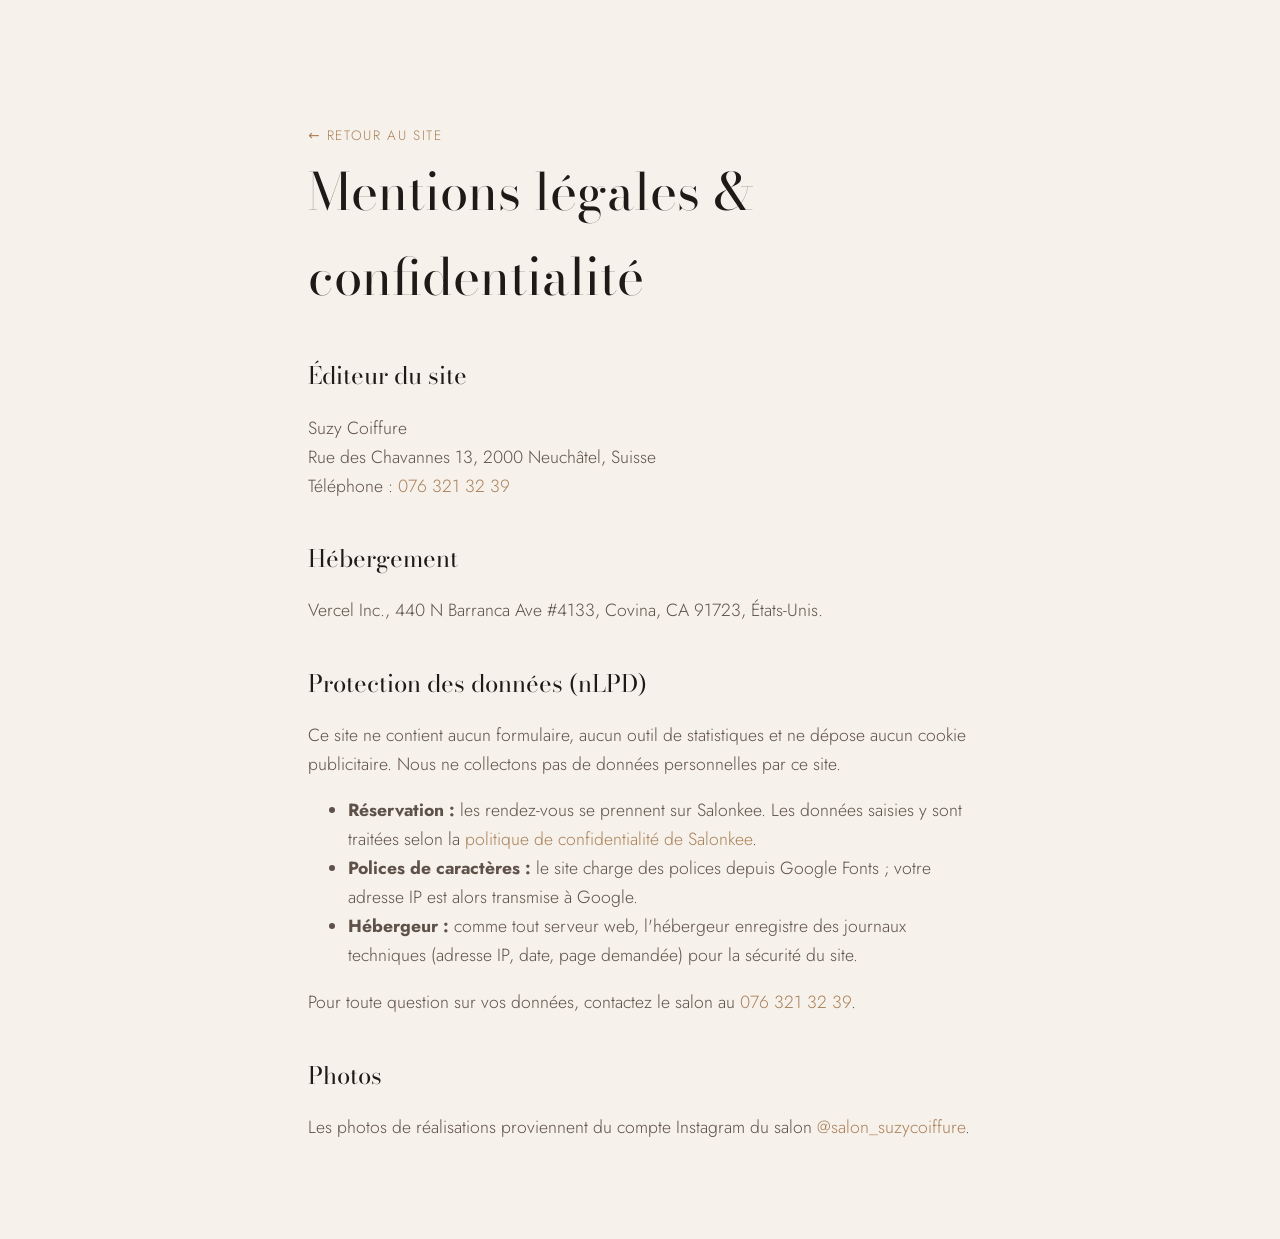
<file: mentions-legales.html>
<!doctype html>
<html lang="fr">
<head>
<meta charset="utf-8">
<meta name="viewport" content="width=device-width, initial-scale=1, viewport-fit=cover">
<title>Mentions légales – Suzy Coiffure</title>
<meta name="robots" content="noindex">
<link rel="icon" href="favicon.svg" type="image/svg+xml">
<link rel="stylesheet" href="https://fonts.googleapis.com/css2?family=Bodoni+Moda:ital,opsz,wght@0,6..96,400;1,6..96,400&family=Jost:wght@300;400;500&display=swap">
<link rel="stylesheet" href="styles.css?v=legal1">
<style>
  .legal { max-width: 760px; margin: 0 auto; padding-block: 120px 80px; }
  .legal h1 { font-family: var(--f-display); font-weight: 400; font-size: clamp(2.2rem, 1.6rem + 2vw, 3.2rem); margin: 0 0 2rem; }
  .legal h2 { font-family: var(--f-display); font-weight: 400; font-size: 1.5rem; margin: 2.4rem 0 .6rem; }
  .legal p, .legal li { color: var(--ink-soft); }
  .legal a { color: var(--terracotta); }
  .back { font-size: .85rem; letter-spacing: .12em; text-transform: uppercase; }
</style>
</head>
<body>
<main class="wrap legal">
  <a class="back" href="index.html">← Retour au site</a>
  <h1>Mentions légales &amp; confidentialité</h1>

  <h2>Éditeur du site</h2>
  <p>Suzy Coiffure<br>Rue des Chavannes 13, 2000 Neuchâtel, Suisse<br>Téléphone : <a href="tel:+41763213239">076 321 32 39</a></p>

  <h2>Hébergement</h2>
  <p>Vercel Inc., 440 N Barranca Ave #4133, Covina, CA 91723, États-Unis.</p>

  <h2>Protection des données (nLPD)</h2>
  <p>Ce site ne contient aucun formulaire, aucun outil de statistiques et ne dépose aucun cookie publicitaire. Nous ne collectons pas de données personnelles par ce site.</p>
  <ul>
    <li><strong>Réservation :</strong> les rendez-vous se prennent sur Salonkee. Les données saisies y sont traitées selon la <a href="https://salonkee.ch/fr/legal/privacy-policy" target="_blank" rel="noopener">politique de confidentialité de Salonkee</a>.</li>
    <li><strong>Polices de caractères :</strong> le site charge des polices depuis Google Fonts ; votre adresse IP est alors transmise à Google.</li>
    <li><strong>Hébergeur :</strong> comme tout serveur web, l'hébergeur enregistre des journaux techniques (adresse IP, date, page demandée) pour la sécurité du site.</li>
  </ul>
  <p>Pour toute question sur vos données, contactez le salon au <a href="tel:+41763213239">076 321 32 39</a>.</p>

  <h2>Photos</h2>
  <p>Les photos de réalisations proviennent du compte Instagram du salon <a href="https://www.instagram.com/salon_suzycoiffure/" target="_blank" rel="noopener">@salon_suzycoiffure</a>.</p>
</main>
</body>
</html>
</file>
<file: styles.css>
/* Layout concept: a full-bleed cinematic hero (WebGL slideshow of hair work), then alternating
   blush-porcelain and espresso bands, like moving from the street into a warm, lamp-lit salon. */
:root {
  --espresso: #1a120f;
  --espresso-2: #241915;
  --mocha: #4a352c;
  --porcelain: #f8f1ec;
  --blush: #efdcd3;
  --gold: #c9a26a;
  --gold-light: #ead2a4;
  --rose: #d6a594;
  --ink: #2a1d18;
  --ink-soft: #6d5850;
  --line-dark: rgba(234, 210, 164, .18);
  --line-light: rgba(74, 53, 44, .14);

  --f-display: "Bodoni Moda", "Didot", "Bodoni 72", Georgia, serif;
  --f-body: "Jost", "Futura", "Avenir Next", system-ui, sans-serif;

  --step--1: clamp(.8rem, .78rem + .1vw, .86rem);
  --step-0: clamp(1rem, .96rem + .2vw, 1.1rem);
  --step-1: clamp(1.2rem, 1.1rem + .45vw, 1.45rem);
  --step-3: clamp(2.2rem, 1.6rem + 2.6vw, 4rem);
  --step-hero: clamp(4.2rem, 1rem + 13vw, 13.5rem);

  --gutter: max(16px, env(safe-area-inset-left, 0px));
  --gutter-r: max(16px, env(safe-area-inset-right, 0px));
  --ease: cubic-bezier(.16, 1, .3, 1);
  color-scheme: light;
}

*, *::before, *::after { box-sizing: border-box; }
[hidden] { display: none !important; }
html { -webkit-text-size-adjust: 100%; scroll-behavior: auto; }
html.lenis, html.lenis body { height: auto; }
body {
  margin: 0;
  background: var(--espresso);
  color: var(--ink);
  font-family: var(--f-body);
  font-weight: 300;
  font-size: var(--step-0);
  line-height: 1.65;
  overflow-x: hidden;
  -webkit-font-smoothing: antialiased;
}
body.is-loading { overflow: hidden; }
img { max-width: 100%; display: block; }
a { color: inherit; text-decoration: none; }
button { font: inherit; color: inherit; background: none; border: 0; cursor: pointer; }
em { font-style: italic; }
:focus-visible { outline: 2px solid var(--gold); outline-offset: 3px; border-radius: 2px; }
.sr-only { position: absolute; width: 1px; height: 1px; overflow: hidden; clip: rect(0 0 0 0); white-space: nowrap; }

.wrap {
  width: 100%;
  max-width: 1320px;
  margin-inline: auto;
  padding-left: var(--gutter);
  padding-right: var(--gutter-r);
}
@media (min-width: 900px) { .wrap { padding-left: max(48px, env(safe-area-inset-left, 0px)); padding-right: max(48px, env(safe-area-inset-right, 0px)); } }

.section { padding-block: clamp(80px, 11vw, 160px); position: relative; }

.eyebrow {
  margin: 0 0 1.2rem;
  font-size: var(--step--1);
  font-weight: 500;
  letter-spacing: .28em;
  text-transform: uppercase;
  color: var(--gold);
  display: flex;
  align-items: center;
  gap: .9rem;
}
.eyebrow::before { content: ""; width: 34px; height: 1px; background: currentColor; opacity: .7; }
.center .eyebrow { justify-content: center; }

.h2 {
  font-family: var(--f-display);
  font-weight: 400;
  font-size: var(--step-3);
  line-height: 1.05;
  letter-spacing: -.02em;
  margin: 0 0 1.5rem;
  text-wrap: balance;
}
.h2 em { color: var(--gold); font-weight: 400; }
.lead { font-size: var(--step-1); line-height: 1.6; max-width: 34ch; color: var(--ink-soft); margin: 0 0 2.2rem; }
.muted { color: var(--ink-soft); }
.small { font-size: var(--step--1); }
.sec-head { margin-bottom: clamp(40px, 6vw, 80px); max-width: 760px; }
.sec-head.center { text-align: center; margin-inline: auto; }

/* Buttons */
.btn {
  display: inline-flex; align-items: center; justify-content: center; gap: .6rem;
  min-height: 52px; padding: 0 1.9rem;
  border-radius: 999px;
  font-size: .82rem; font-weight: 500; letter-spacing: .16em; text-transform: uppercase;
  transition: background .5s var(--ease), color .5s var(--ease), border-color .5s var(--ease), box-shadow .5s var(--ease);
  white-space: nowrap; position: relative; overflow: hidden;
}
.btn-sm { min-height: 42px; padding: 0 1.3rem; font-size: .74rem; }
.btn-gold { background: linear-gradient(120deg, #b8894f, var(--gold) 40%, var(--gold-light) 60%, var(--gold)); background-size: 220% 100%; color: var(--espresso); box-shadow: 0 10px 30px -12px rgba(201, 162, 106, .7); }
.btn-gold:hover { background-position: 100% 0; box-shadow: 0 16px 40px -12px rgba(201, 162, 106, .9); }
.btn-ghost { border: 1px solid rgba(234, 210, 164, .45); color: var(--gold-light); background: rgba(26, 18, 15, .55); backdrop-filter: blur(8px); -webkit-backdrop-filter: blur(8px); }
.btn-ghost:hover { background: rgba(234, 210, 164, .1); border-color: var(--gold-light); }
.btn-ghost-dark { border: 1px solid var(--mocha); color: var(--ink); }
.btn-ghost-dark:hover { background: var(--ink); color: var(--porcelain); }
.link-btn { font-size: .85rem; color: var(--ink-soft); text-decoration: underline; text-underline-offset: 4px; padding: .4rem 0; }

/* Loader */
.loader {
  position: fixed; inset: 0; z-index: 100;
  background: var(--espresso);
  display: grid; place-items: center;
  color: var(--gold-light);
}
.loader-inner { display: grid; justify-items: center; gap: 1.2rem; }
.loader-mono { width: 120px; height: 120px; }
.lm-ring { fill: none; stroke: var(--gold); stroke-width: .8; stroke-dasharray: 580; stroke-dashoffset: 580; animation: draw 1.8s var(--ease) forwards; }
.lm-s { font-family: var(--f-display); font-style: italic; font-size: 110px; fill: transparent; stroke: var(--gold-light); stroke-width: .9; stroke-dasharray: 400; stroke-dashoffset: 400; animation: draw 2s .2s var(--ease) forwards, fillS .8s 1.6s forwards; }
@keyframes draw { to { stroke-dashoffset: 0; } }
@keyframes fillS { to { fill: var(--gold-light); } }
.loader-name { font-family: var(--f-display); letter-spacing: .4em; text-transform: uppercase; font-size: .78rem; opacity: .8; }
.loader-count { font-size: .72rem; letter-spacing: .3em; color: var(--gold); font-variant-numeric: tabular-nums; }

/* Cursor + grain */
.cursor {
  position: fixed; left: 0; top: 0; z-index: 90;
  width: 14px; height: 14px; margin: -7px 0 0 -7px;
  border-radius: 50%; border: 1px solid var(--gold);
  pointer-events: none; mix-blend-mode: difference;
  transition: width .4s var(--ease), height .4s var(--ease), margin .4s var(--ease), background .4s;
  display: grid; place-items: center;
}
.cursor.is-hover { width: 56px; height: 56px; margin: -28px 0 0 -28px; background: rgba(201, 162, 106, .15); }
.cursor.is-label { width: 84px; height: 84px; margin: -42px 0 0 -42px; background: var(--gold); mix-blend-mode: normal; border-color: transparent; }
.cursor-label { font-size: .68rem; letter-spacing: .18em; text-transform: uppercase; color: var(--espresso); opacity: 0; transition: opacity .3s; }
.cursor.is-label .cursor-label { opacity: 1; }
@media (hover: none), (pointer: coarse) { .cursor { display: none; } }
.grain {
  position: fixed; inset: -50%; z-index: 80; pointer-events: none; opacity: .07;
  background-image: url("data:image/svg+xml;utf8,<svg xmlns='http://www.w3.org/2000/svg' width='160' height='160'><filter id='n'><feTurbulence type='fractalNoise' baseFrequency='.9' numOctaves='3' stitchTiles='stitch'/></filter><rect width='100%' height='100%' filter='url(%23n)'/></svg>");
  animation: grain 1.2s steps(6) infinite;
}
@keyframes grain { 0%,100% { transform: translate(0,0) } 20% { transform: translate(-3%,2%) } 40% { transform: translate(2%,-3%) } 60% { transform: translate(-2%,-1%) } 80% { transform: translate(3%,3%) } }

/* Nav */
.nav {
  position: fixed; top: 0; left: 0; right: 0; z-index: 50;
  padding-top: env(safe-area-inset-top, 0px);
  transition: background .6s var(--ease), backdrop-filter .6s, transform .6s var(--ease);
  color: var(--porcelain);
}
.nav.is-scrolled { background: rgba(26, 18, 15, .72); backdrop-filter: blur(18px) saturate(140%); -webkit-backdrop-filter: blur(18px) saturate(140%); border-bottom: 1px solid var(--line-dark); }
.nav.is-hidden { transform: translateY(-100%); }
.nav-inner {
  max-width: 1440px; margin: 0 auto;
  display: flex; align-items: center; justify-content: space-between; gap: 1.5rem;
  min-height: 78px;
  padding-left: var(--gutter); padding-right: var(--gutter-r);
}
@media (min-width: 900px) { .nav-inner { padding-left: max(40px, env(safe-area-inset-left, 0px)); padding-right: max(40px, env(safe-area-inset-right, 0px)); } }
.logo { display: flex; align-items: baseline; gap: .45rem; line-height: 1; }
.logo-s { font-family: var(--f-display); font-style: italic; font-size: 1.75rem; color: var(--gold-light); }
.logo-c { font-size: .66rem; letter-spacing: .38em; text-transform: uppercase; opacity: .85; }
.nav-links { display: flex; gap: 2.2rem; font-size: .78rem; letter-spacing: .16em; text-transform: uppercase; }
.nav-links a { position: relative; padding: .4rem 0; opacity: .85; transition: opacity .3s; }
.nav-links a::after { content: ""; position: absolute; left: 0; right: 0; bottom: 0; height: 1px; background: var(--gold); transform: scaleX(0); transform-origin: right; transition: transform .5s var(--ease); }
.nav-links a:hover { opacity: 1; }
.nav-links a:hover::after { transform: scaleX(1); transform-origin: left; }
.nav-right { display: flex; align-items: center; gap: 1rem; }
.lang { display: flex; border: 1px solid var(--line-dark); border-radius: 999px; padding: 3px; }
.lang button { font-size: .68rem; letter-spacing: .12em; padding: .35rem .6rem; border-radius: 999px; opacity: .65; transition: all .3s; }
.lang button.is-active { background: var(--gold); color: var(--espresso); opacity: 1; }
.burger { display: none; width: 42px; height: 42px; position: relative; }
.burger span { position: absolute; left: 10px; right: 10px; height: 1px; background: var(--gold-light); transition: transform .4s var(--ease), top .4s var(--ease); }
.burger span:first-child { top: 17px; } .burger span:last-child { top: 25px; }
.burger[aria-expanded="true"] span:first-child { top: 21px; transform: rotate(45deg); }
.burger[aria-expanded="true"] span:last-child { top: 21px; transform: rotate(-45deg); }
.mobile-menu { display: none; }
@media (max-width: 1020px) {
  .nav-links { display: none; }
  .burger { display: block; }
  .mobile-menu {
    display: grid; gap: .3rem;
    max-height: 0; overflow: hidden;
    background: var(--espresso);
    padding-left: var(--gutter); padding-right: var(--gutter-r);
    transition: max-height .6s var(--ease), padding-block .6s var(--ease);
  }
  .mobile-menu.is-open { max-height: 420px; padding-block: 1rem 2rem; border-bottom: 1px solid var(--line-dark); }
  .mobile-menu a { font-family: var(--f-display); font-size: 1.9rem; padding: .3rem 0; color: var(--porcelain); }
}
@media (max-width: 560px) { .nav-right .btn-sm { display: none; } .logo-c { display: none; } }

/* HERO : voir bloc « Hero cinéma » en fin de fichier */

/* Ribbon */
.ribbon { background: var(--gold); color: var(--espresso); overflow: hidden; padding-block: 1.05rem; position: relative; z-index: 4; }
.ribbon-track { display: flex; gap: 2.2rem; width: max-content; animation: marquee 40s linear infinite; font-family: var(--f-display); font-style: italic; font-size: clamp(1.1rem, 1rem + .6vw, 1.6rem); white-space: nowrap; }
.ribbon-track b { font-weight: 400; font-style: normal; font-size: .8em; opacity: .6; }
@keyframes marquee { to { transform: translateX(-50%); } }

/* EXPÉRIENCE */
.exp { background: var(--porcelain); }
.exp-grid { display: grid; grid-template-columns: 1.05fr 1fr; gap: clamp(40px, 8vw, 120px); align-items: center; }
.exp-media { position: relative; min-height: 600px; }
.exp-img { position: absolute; margin: 0; overflow: hidden; }
.exp-img img { width: 100%; height: 115%; object-fit: cover; }
.exp-img-a { left: 0; top: 0; width: 72%; height: 82%; border-radius: 3px; }
.exp-img-b { right: 0; bottom: 0; width: 46%; height: 48%; border-radius: 4px; border: 10px solid var(--porcelain); box-shadow: 0 30px 60px -30px rgba(42, 29, 24, .45); }
.exp-caption { position: absolute; left: 0; bottom: 0; margin: 0; font-family: var(--f-display); font-style: italic; color: var(--ink-soft); font-size: .95rem; }
.exp-text { min-width: 0; }
.rituals { list-style: none; padding: 0; margin: 0; display: grid; gap: 1.6rem; }
.rituals li { display: grid; grid-template-columns: 52px 1fr; gap: 1.1rem; align-items: start; padding-top: 1.6rem; border-top: 1px solid var(--line-light); }
.rituals h3 { margin: 0 0 .25rem; font-family: var(--f-display); font-weight: 400; font-size: 1.35rem; }
.rituals p { margin: 0; color: var(--ink-soft); font-size: .98rem; }
.r-ico { width: 52px; height: 52px; border-radius: 50%; border: 1px solid var(--gold); display: grid; place-items: center; }
.r-ico svg { width: 24px; height: 24px; fill: none; stroke: var(--gold); stroke-width: 1.2; stroke-linecap: round; stroke-linejoin: round; }
.stats { display: grid; grid-template-columns: repeat(3, 1fr); margin-top: clamp(70px, 9vw, 130px); border-top: 1px solid var(--line-light); }
.stat { padding: 2.2rem 1rem 0; display: grid; gap: .3rem; text-align: center; border-right: 1px solid var(--line-light); }
.stat:last-child { border-right: 0; }
.stat-n { font-family: var(--f-display); font-size: clamp(2.8rem, 2rem + 4vw, 6rem); line-height: 1; color: var(--ink); font-variant-numeric: tabular-nums; }
.stat-n small { font-size: .45em; color: var(--gold); vertical-align: super; margin-left: .1em; }
.stat-l { font-size: .78rem; letter-spacing: .2em; text-transform: uppercase; color: var(--ink-soft); }
@media (max-width: 900px) {
  .exp-grid { grid-template-columns: 1fr; }
  .exp-media { min-height: 0; aspect-ratio: 1 / 1.05; }
  .stats { grid-template-columns: 1fr; }
  .stat { border-right: 0; border-bottom: 1px solid var(--line-light); padding-bottom: 2rem; }
  .stat:last-child { border-bottom: 0; }
}

/* PRESTATIONS */
.services { background: var(--espresso); color: var(--porcelain); }
.services .h2 { color: var(--porcelain); }
.srv-tabs { display: flex; flex-wrap: wrap; gap: .5rem; margin-bottom: 3rem; }
.srv-tab { padding: .7rem 1.25rem; border-radius: 999px; border: 1px solid var(--line-dark); font-size: .78rem; letter-spacing: .12em; text-transform: uppercase; color: rgba(248,241,236,.75); transition: all .4s var(--ease); }
.srv-tab:hover { border-color: var(--gold); color: var(--gold-light); }
.srv-tab[aria-selected="true"] { background: var(--gold); border-color: var(--gold); color: var(--espresso); }
.srv-body { display: grid; grid-template-columns: .8fr 1.2fr; gap: clamp(32px, 6vw, 96px); align-items: start; }
.srv-visual { margin: 0; position: sticky; top: 110px; aspect-ratio: 4 / 5; border-radius: 3px; overflow: hidden; max-width: 100%; }
.srv-visual img { width: 100%; height: 100%; object-fit: cover; transition: transform 1.2s var(--ease), opacity .5s; }
.srv-visual::after { content: ""; position: absolute; inset: 0; background: linear-gradient(180deg, transparent 55%, rgba(26,18,15,.85)); }
.srv-visual-label { position: absolute; z-index: 1; left: 0; right: 0; bottom: 1.6rem; text-align: center; font-family: var(--f-display); font-style: italic; font-size: 1.6rem; color: var(--gold-light); }
.srv-list { list-style: none; margin: 0; padding: 0; min-width: 0; }
.srv-item { display: flex; align-items: baseline; gap: 1rem; padding: 1.35rem 0; border-bottom: 1px solid var(--line-dark); position: relative; }
.srv-item::before { content: ""; position: absolute; left: 0; bottom: -1px; height: 1px; width: 100%; background: var(--gold); transform: scaleX(0); transform-origin: left; transition: transform .7s var(--ease); }
.srv-item:hover::before { transform: scaleX(1); }
.srv-name { font-family: var(--f-display); font-size: clamp(1.15rem, 1rem + .6vw, 1.55rem); min-width: 0; }
.srv-dots { flex: 1; border-bottom: 1px dotted rgba(234, 210, 164, .3); transform: translateY(-.35em); min-width: 20px; }
.srv-price { white-space: nowrap; font-variant-numeric: tabular-nums; color: var(--gold-light); font-size: 1.05rem; letter-spacing: .04em; }
.srv-price small { font-size: .68rem; letter-spacing: .14em; text-transform: uppercase; color: rgba(248,241,236,.55); margin-right: .35rem; }
.srv-price b { font-weight: 400; font-family: var(--f-display); font-size: 1.5rem; }
.srv-note { margin: 2.4rem 0 0; font-size: .85rem; color: rgba(248,241,236,.55); }
@media (max-width: 820px) { .srv-body { grid-template-columns: 1fr; } .srv-visual { position: relative; top: 0; aspect-ratio: 16 / 10; border-radius: 3px; } }

/* GALERIE */
.gallery { background: var(--espresso-2); color: var(--porcelain); padding-block: clamp(80px, 9vw, 120px); overflow: hidden; }
.gal-pin { display: flex; flex-direction: column; justify-content: center; min-height: 100vh; padding-top: 70px; }
@media (min-width: 761px) { .gallery { padding-block: 0; } }
.gal-head { display: flex; justify-content: space-between; align-items: flex-end; gap: 1rem; margin-bottom: clamp(1.5rem, 4vh, 3rem); }
.gal-head .h2 { margin: 0; color: var(--porcelain); }
.gal-hint { font-size: .74rem; letter-spacing: .24em; text-transform: uppercase; color: var(--gold); white-space: nowrap; }
.gal-track { display: flex; gap: clamp(16px, 2vw, 32px); align-items: center; padding-left: max(48px, env(safe-area-inset-left, 0px)); width: max-content; will-change: transform; }
.gal-item { margin: 0; flex: 0 0 auto; width: clamp(240px, 26vw, 400px); height: clamp(240px, 44vh, 500px); position: relative; overflow: hidden; border-radius: 4px; cursor: pointer; }
.gal-item.tall { height: clamp(290px, 54vh, 600px); }
.gal-item img { width: 100%; height: 100%; object-fit: cover; transform: scale(1.12); transition: transform 1.4s var(--ease), filter 1s; filter: saturate(.85); }
.gal-item:hover img { transform: scale(1.02); filter: saturate(1.05); }
.gal-item figcaption { position: absolute; left: 0; right: 0; bottom: 0; padding: 3rem 1.4rem 1.3rem; background: linear-gradient(transparent, rgba(15,10,8,.85)); font-family: var(--f-display); font-size: 1.35rem; display: flex; gap: .8rem; align-items: baseline; }
.gal-item figcaption span { font-family: var(--f-body); font-size: .7rem; letter-spacing: .2em; color: var(--gold); }
@media (max-width: 760px) {
  .gal-pin { min-height: 0; }
  .gal-track { width: auto; overflow-x: auto; scroll-snap-type: x mandatory; padding-left: var(--gutter); padding-right: var(--gutter-r); padding-bottom: 1rem; scrollbar-width: none; }
  .gal-track::-webkit-scrollbar { display: none; }
  .gal-item { scroll-snap-align: center; width: 74vw; height: 96vw; }
  .gal-item.tall { height: 108vw; }
  .gal-hint { display: none; }
}

/* AVANT / APRÈS */
.ba { background: var(--blush); }
.ba-grid { display: grid; grid-template-columns: 1fr 1.1fr; gap: clamp(40px, 7vw, 110px); align-items: center; }
.ba-text { min-width: 0; }
.ba-frame { position: relative; aspect-ratio: 4 / 5; overflow: hidden; border-radius: 6px; user-select: none; max-width: 100%; box-shadow: 0 40px 80px -40px rgba(42,29,24,.55); }
.ba-frame img { position: absolute; inset: 0; width: 100%; height: 100%; object-fit: cover; }
.ba-before-wrap { position: absolute; inset: 0; clip-path: inset(0 calc(100% - var(--pos)) 0 0); }

.ba-handle { position: absolute; top: 0; bottom: 0; left: var(--pos); width: 1px; background: var(--porcelain); pointer-events: none; }
.ba-handle span { position: absolute; top: 50%; left: 50%; transform: translate(-50%, -50%); width: 56px; height: 56px; border-radius: 50%; background: var(--porcelain); color: var(--ink); display: grid; place-items: center; font-size: 1.2rem; box-shadow: 0 10px 30px rgba(0,0,0,.25); }
.ba-frame input { position: absolute; inset: 0; width: 100%; height: 100%; opacity: 0; cursor: ew-resize; margin: 0; }
.ba-tag { position: absolute; top: 1.2rem; font-size: .7rem; letter-spacing: .24em; text-transform: uppercase; padding: .45rem .9rem; border-radius: 999px; background: rgba(26,18,15,.55); color: var(--porcelain); backdrop-filter: blur(6px); pointer-events: none; }
.ba-tag-l { left: 1.2rem; } .ba-tag-r { right: 1.2rem; background: var(--gold); color: var(--espresso); }
@media (max-width: 860px) { .ba-grid { grid-template-columns: 1fr; } }

/* ÉQUIPE */
.team { background: var(--porcelain); }
.team-grid { display: grid; grid-template-columns: repeat(2, minmax(0, 1fr)); gap: clamp(24px, 4vw, 64px); max-width: 1080px; margin-inline: auto; perspective: 1200px; }
.member { background: #fffaf6; border-radius: 4px; overflow: hidden; transform-style: preserve-3d; transition: transform .6s var(--ease), box-shadow .6s var(--ease); box-shadow: 0 30px 60px -40px rgba(42,29,24,.45); }
.member:hover { box-shadow: 0 50px 90px -40px rgba(42,29,24,.55); }
.member-img { position: relative; aspect-ratio: 4 / 4.6; overflow: hidden; border-radius: 2px; margin: 1.2rem 1.2rem 0; }
.member-img img { width: 100%; height: 100%; object-fit: cover; transition: transform 1.2s var(--ease); }
.member:hover .member-img img { transform: scale(1.05); }
.member-flag { position: absolute; right: 1rem; bottom: 1rem; font-size: .66rem; letter-spacing: .24em; text-transform: uppercase; padding: .4rem .8rem; border-radius: 999px; color: #fff; background: linear-gradient(90deg, #2f7a4d 0 33%, #c9b9a6 33% 66%, #b9353d 66%); }
.member-body { padding: 1.8rem 2rem 2.2rem; }
.member-role { margin: 0 0 .3rem; font-size: .72rem; letter-spacing: .22em; text-transform: uppercase; color: var(--gold); font-weight: 500; }
.member-name { margin: 0 0 .8rem; font-family: var(--f-display); font-style: italic; font-weight: 400; font-size: clamp(2.2rem, 1.8rem + 1.6vw, 3.2rem); line-height: 1; }
.member-body p:last-child { margin: 0; color: var(--ink-soft); }
@media (max-width: 760px) { .team-grid { grid-template-columns: 1fr; } }

/* AVIS */
.reviews { background: var(--espresso); color: var(--porcelain); overflow: hidden; }
.reviews .h2 { color: var(--porcelain); }
.rev-sub { color: rgba(248,241,236,.6); margin: 0; }
.marquee { overflow: hidden; -webkit-mask-image: linear-gradient(90deg, transparent, #000 10%, #000 90%, transparent); mask-image: linear-gradient(90deg, transparent, #000 10%, #000 90%, transparent); }
.marquee-track { display: flex; gap: 24px; width: max-content; animation: marquee 55s linear infinite; padding-block: 1rem; }
.marquee:hover .marquee-track { animation-play-state: paused; }
.rev-card { width: min(420px, 78vw); flex: 0 0 auto; padding: 2.2rem 2.2rem 2rem; border: 1px solid var(--line-dark); border-radius: 4px; background: linear-gradient(160deg, rgba(234,210,164,.07), transparent 60%); display: grid; gap: 1.4rem; align-content: space-between; }
.rev-card p { margin: 0; font-family: var(--f-display); font-size: 1.32rem; line-height: 1.4; }
.rev-card p::before { content: "“"; display: block; font-size: 3.4rem; line-height: .6; color: var(--gold); margin-bottom: .6rem; }
.rev-meta { display: flex; justify-content: space-between; align-items: center; font-size: .72rem; letter-spacing: .2em; text-transform: uppercase; color: rgba(248,241,236,.5); }
.rev-meta .stars { font-size: .85rem; }

/* ANNIVERSAIRE */
.bday-sec { background: var(--porcelain); padding-block: clamp(60px, 8vw, 120px); }
.bday {
  position: relative; overflow: hidden; isolation: isolate;
  display: grid; grid-template-columns: 1.4fr auto; gap: 2rem; align-items: center;
  padding: clamp(36px, 6vw, 80px);
  border-radius: 6px;
  background: linear-gradient(125deg, #a9783f 0%, var(--gold) 30%, #f1dcb2 52%, var(--gold) 72%, #9b6d3a 100%);
  color: var(--espresso);
  box-shadow: 0 50px 100px -50px rgba(155, 109, 58, .8);
}
.bday .eyebrow { color: var(--espresso); }
.bday .h2 { color: var(--espresso); max-width: 16ch; }
.bday .h2 em { color: #fff7e8; }
.bday p { margin: 0; max-width: 46ch; }
.bday-amount { display: grid; justify-items: end; line-height: .9; }
.bday-minus { font-family: var(--f-display); font-size: clamp(5rem, 3rem + 9vw, 11rem); letter-spacing: -.04em; }
.bday-chf { font-size: .9rem; letter-spacing: .3em; text-transform: uppercase; }
.bday-chf em { font-style: normal; }
.bday-shine { position: absolute; inset: 0; z-index: -1; background: linear-gradient(110deg, transparent 30%, rgba(255,255,255,.5) 50%, transparent 70%); transform: translateX(-100%); animation: shine 5s var(--ease) infinite; }
@keyframes shine { 0%, 40% { transform: translateX(-100%); } 80%, 100% { transform: translateX(100%); } }
@media (max-width: 760px) { .bday { grid-template-columns: 1fr; } .bday-amount { justify-items: start; } }

/* INFOS */
.info { background: var(--porcelain); padding-top: 0; }
.info-grid { display: grid; grid-template-columns: 1fr 1.3fr 1fr; gap: 20px; align-items: stretch; }
.info-card { background: #fffaf6; border: 1px solid var(--line-light); border-radius: 4px; padding: 2rem; min-width: 0; }
.info-card h3 { margin: 0 0 .6rem; font-size: .74rem; letter-spacing: .22em; text-transform: uppercase; font-weight: 500; color: var(--gold); }
.info-card-head { display: flex; justify-content: space-between; align-items: center; gap: .8rem; flex-wrap: wrap; margin-bottom: 1rem; }
.info-card-head h3 { margin: 0; }
.status { font-size: .74rem; padding: .3rem .75rem; border-radius: 999px; display: inline-flex; align-items: center; gap: .45rem; }
.status::before { content: ""; width: 7px; height: 7px; border-radius: 50%; background: currentColor; }
.status.open { color: #2f7a4d; background: rgba(47,122,77,.1); }
.status.closed { color: #a0453b; background: rgba(160,69,59,.1); }
.hours { list-style: none; padding: 0; margin: 0; }
.hours li { display: flex; justify-content: space-between; gap: 1rem; padding: .72rem 0; border-bottom: 1px solid var(--line-light); font-variant-numeric: tabular-nums; }
.hours li:last-child { border-bottom: 0; }
.hours li.is-today { color: var(--ink); font-weight: 500; }
.hours li.is-today span:first-child::after { content: " •"; color: var(--gold); }
.hours .off { color: var(--ink-soft); font-style: italic; }
.place-card { padding: 0; overflow: hidden; display: grid; grid-template-rows: auto 1fr; }
.map { position: relative; display: block; background: #e9ddd3; aspect-ratio: 400 / 230; max-width: 100%; overflow: hidden; }
.map-art { width: 100%; height: 100%; display: block; }
.map-art .lake { fill: #c9d4d2; }
.map-art .street { stroke: #fbf6f1; stroke-width: 10; fill: none; stroke-linecap: round; }
.map-art .street.thin { stroke-width: 5; }
.map-art .chavannes { stroke: var(--gold); stroke-width: 9; fill: none; stroke-linecap: round; }
.map-art .pin circle:last-child { fill: var(--espresso); stroke: var(--gold-light); stroke-width: 3; }
.map-art .pin-pulse { fill: rgba(201,162,106,.35); transform-origin: center; transform-box: fill-box; animation: pulse 2.4s var(--ease) infinite; }
@keyframes pulse { 0% { transform: scale(.4); opacity: 1; } 100% { transform: scale(1.6); opacity: 0; } }
.map-label { position: absolute; left: 1rem; top: 1rem; font-family: var(--f-display); font-style: italic; font-size: 1rem; color: var(--ink); background: rgba(255,250,246,.85); padding: .2rem .7rem; border-radius: 999px; }
.map-cta { position: absolute; right: 1rem; bottom: 1rem; font-size: .7rem; letter-spacing: .16em; text-transform: uppercase; background: var(--espresso); color: var(--gold-light); padding: .55rem .9rem; border-radius: 999px; transition: background .3s; }
.map:hover .map-cta { background: var(--mocha); }
.place-rows { display: grid; grid-template-columns: 1fr auto; gap: 1.5rem; padding: 1.8rem 2rem 2rem; }
.place-rows p { margin: 0 0 .4rem; }
.phone { font-family: var(--f-display); font-size: 1.35rem; white-space: nowrap; user-select: all; }
.book-card { background: var(--espresso); color: var(--porcelain); border-color: var(--espresso); display: flex; flex-direction: column; gap: 1rem; }
.book-card p { margin: 0; color: rgba(248,241,236,.7); }
.book-title { font-family: var(--f-display); text-transform: none !important; letter-spacing: -.01em !important; font-weight: 400 !important; font-size: 2.1rem !important; color: var(--porcelain) !important; line-height: 1.05; margin: 0 !important; }
.book-actions { display: grid; gap: .7rem; margin-top: auto; padding-top: 1rem; }
.book-actions .btn { width: 100%; white-space: normal; text-align: center; }
.book-card .btn-ghost-dark { border-color: var(--line-dark); color: var(--gold-light); }
.book-card .btn-ghost-dark:hover { background: rgba(234,210,164,.1); color: var(--gold-light); }
.book-card .link-btn { color: rgba(248,241,236,.6); justify-self: center; }
@media (max-width: 1100px) { .info-grid { grid-template-columns: 1fr 1fr; } .place-card { grid-column: 1 / -1; grid-row: 1; } }
@media (max-width: 680px) { .info-grid { grid-template-columns: 1fr; } .place-rows { grid-template-columns: 1fr; } }

/* Footer */
.footer { background: #0f0a08; color: rgba(248,241,236,.75); padding-block: 70px calc(50px + env(safe-area-inset-bottom, 0px)); text-align: center; }
.footer-inner { display: grid; gap: .6rem; justify-items: center; }
.footer-logo { display: flex; align-items: baseline; gap: .6rem; margin-bottom: 1rem; }
.footer-logo .logo-s { font-size: clamp(3rem, 2rem + 4vw, 5.5rem); }
.footer-logo .logo-c { color: var(--gold-light); }
.footer p { margin: 0; }
.footer .muted { color: rgba(248,241,236,.45); }

/* Lightbox */
.lightbox { position: fixed; inset: 0; z-index: 95; background: rgba(15,10,8,.94); display: grid; place-items: center; align-content: center; gap: 1rem; padding: max(24px, env(safe-area-inset-top, 0px)) var(--gutter-r) 24px var(--gutter); backdrop-filter: blur(10px); }
.lightbox img { max-height: 80vh; max-width: min(90vw, 900px); object-fit: contain; border-radius: 4px; }
.lightbox p { margin: 0; color: var(--gold-light); font-family: var(--f-display); font-style: italic; font-size: 1.4rem; }
.lb-close { position: absolute; top: calc(16px + env(safe-area-inset-top, 0px)); right: calc(20px + env(safe-area-inset-right, 0px)); font-size: 2.4rem; line-height: 1; color: var(--porcelain); width: 48px; height: 48px; }

@media (prefers-reduced-motion: reduce) {
  *, *::before, *::after { animation-duration: .01ms !important; animation-iteration-count: 1 !important; transition-duration: .01ms !important; }
  .grain { display: none; }
}

/* Mots découpés des titres */
.w { display: inline-block; overflow: hidden; vertical-align: top; padding-bottom: .12em; margin-bottom: -.12em; }
.wi { display: inline-block; will-change: transform; }

/* Rideau doré sur les images */
.curtain { position: absolute; inset: 0; z-index: 3; pointer-events: none; transform-origin: bottom;
  background: linear-gradient(160deg, #b8894f, var(--gold) 45%, var(--gold-light)); transform: scaleY(0); }

/* Bande typographique géante */
.bigtype { background: var(--porcelain); overflow: hidden; padding-block: clamp(40px, 6vw, 90px); display: grid; gap: .2rem; }
.bigtype-row { display: flex; align-items: center; gap: 3vw; white-space: nowrap; width: max-content; font-family: var(--f-display); font-size: clamp(3.4rem, 1.5rem + 9vw, 11rem); line-height: 1.05; color: var(--ink); letter-spacing: -.03em; }
.bigtype-row .o { font-style: italic; color: transparent; -webkit-text-stroke: 1px var(--gold); }
.bigtype-row i { font-style: normal; font-size: .3em; color: var(--gold); }
.bt-2 { margin-left: -30vw; }

/* Prestations : survol */
.srv-name { transition: transform .6s var(--ease), color .6s var(--ease); }
.srv-item:hover .srv-name { transform: translateX(12px); color: var(--gold-light); }

/* Galerie : inclinaison selon la vitesse */
.gal-item { will-change: transform; }

/* ===== Hero cinéma ===== */
.stars { color: var(--gold); letter-spacing: .12em; }
.ch { display: inline-block; will-change: transform; }
.hero {
  position: relative; isolation: isolate; overflow: hidden;
  height: 100svh; min-height: 620px;
  display: flex; flex-direction: column;
  background: #0f0a08; color: var(--porcelain);
}
.hero-media { position: absolute; inset: 0; z-index: 0; background: #0f0a08 url(assets/img/work/hero-blond.webp) center / cover no-repeat; overflow: hidden; }
.hero.has-gl .hero-media { background-image: none; }
.hero-canvas { display: block; width: 100%; height: 100%; }
.hero-veil { position: absolute; inset: 0; pointer-events: none;
  background:
    linear-gradient(180deg, rgba(12, 8, 6, .62) 0%, rgba(12, 8, 6, 0) 22%, rgba(12, 8, 6, 0) 42%, rgba(12, 8, 6, .55) 72%, rgba(12, 8, 6, .9) 100%),
    linear-gradient(90deg, rgba(12, 8, 6, .35), rgba(12, 8, 6, 0) 45%),
    radial-gradient(60% 55% at 92% 62%, rgba(12, 8, 6, .62), rgba(12, 8, 6, 0) 70%); }

.hero-top { position: relative; z-index: 2; padding-top: calc(104px + env(safe-area-inset-top, 0px)); display: flex; justify-content: space-between; align-items: center; gap: 1rem 2rem; flex-wrap: wrap; }
.hero-eyebrow { margin: 0; color: var(--gold-light); }
.hero-rating { display: inline-flex; align-items: center; gap: .6rem; font-size: .8rem; letter-spacing: .08em; color: rgba(248, 241, 236, .85); }
.hero-rating strong { font-weight: 500; color: var(--gold-light); }

.hero-main { position: relative; z-index: 2; margin-top: auto; display: grid; grid-template-columns: minmax(0, 1fr); }
.hero-aside { justify-self: end; display: grid; gap: 1.6rem; justify-items: end; text-align: right; margin-bottom: clamp(-1rem, -1vw, 0rem); max-width: 26rem; }
.hero-line { text-shadow: 0 2px 24px rgba(0, 0, 0, .45); margin: 0; font-family: var(--f-display); font-size: clamp(1.2rem, .9rem + 1vw, 1.9rem); line-height: 1.25; color: rgba(248, 241, 236, .92); }
.hero-line em { color: var(--gold-light); }
.hero-actions { display: flex; flex-wrap: wrap; gap: .8rem; justify-content: flex-end; }

.hero-title { margin: 0; font-family: var(--f-display); font-weight: 400; display: flex; align-items: baseline; flex-wrap: wrap; gap: 0 2vw; line-height: .8; letter-spacing: -.045em; }
.ht-1 { font-size: clamp(6rem, 25vw, 30rem); color: #fbf5ee; overflow: hidden; padding: .06em .04em .2em 0; margin-bottom: -.2em; text-shadow: 0 20px 80px rgba(0, 0, 0, .25); }
.ht-2 { font-size: clamp(2.6rem, 8vw, 9.5rem); font-style: italic; padding: .1em .1em .14em .2em; color: var(--gold-light); }
.ht-2 .ch { padding: 0 .1em; margin: 0 -.1em; color: transparent;
  background: linear-gradient(100deg, #b8894f 0%, var(--gold-light) 35%, #fff4dc 50%, var(--gold-light) 65%, #b8894f 100%); background-size: 400% 100%;
  -webkit-background-clip: text; background-clip: text; animation: sheen 5s linear infinite; }
.ht-2 .ch:nth-child(2) { animation-delay: -.25s; } .ht-2 .ch:nth-child(3) { animation-delay: -.5s; } .ht-2 .ch:nth-child(4) { animation-delay: -.75s; }
.ht-2 .ch:nth-child(5) { animation-delay: -1s; } .ht-2 .ch:nth-child(6) { animation-delay: -1.25s; } .ht-2 .ch:nth-child(7) { animation-delay: -1.5s; } .ht-2 .ch:nth-child(8) { animation-delay: -1.75s; }
@keyframes sheen { from { background-position: 100% 0; } to { background-position: -300% 0; } }

.hero-bar { position: relative; z-index: 2; display: flex; align-items: center; gap: 1.6rem; padding-block: 1.6rem calc(1.8rem + env(safe-area-inset-bottom, 0px)); border-top: 1px solid rgba(234, 210, 164, .16); margin-top: 1.4rem; }
.slides-nav { display: flex; gap: 8px; }
.sn { width: 54px; height: 22px; position: relative; padding: 0; }
.sn::before, .sn-fill { content: ""; position: absolute; left: 0; right: 0; top: 50%; height: 2px; margin-top: -1px; background: rgba(248, 241, 236, .25); }
.sn-fill { background: var(--gold-light); transform: scaleX(0); transform-origin: left; }
.slide-name { display: flex; align-items: baseline; gap: .9rem; overflow: hidden; min-width: 0; }
.slide-num { font-size: .7rem; letter-spacing: .24em; color: var(--gold); font-variant-numeric: tabular-nums; display: inline-block; }
.slide-label { font-family: var(--f-display); font-style: italic; font-size: 1.15rem; color: rgba(248, 241, 236, .92); white-space: nowrap; display: inline-block; }
.hero-scroll { margin-left: auto; display: flex; align-items: center; gap: .8rem; font-size: .64rem; letter-spacing: .3em; text-transform: uppercase; color: rgba(234, 210, 164, .7); }
.hero-scroll i { width: 46px; height: 1px; background: rgba(234, 210, 164, .3); position: relative; overflow: hidden; }
.hero-scroll i::after { content: ""; position: absolute; inset: 0; background: var(--gold-light); animation: scrollLine 2.2s var(--ease) infinite; }
@keyframes scrollLine { from { transform: translateX(-100%); } to { transform: translateX(100%); } }

@media (max-width: 760px) {
  .hero-top { padding-top: calc(92px + env(safe-area-inset-top, 0px)); }
  .hero-rating { display: none; }
  .hero-main { gap: 1.4rem; }
  .hero-aside { order: 2; justify-self: start; justify-items: start; text-align: left; margin: 0; }
  .hero-actions { justify-content: flex-start; }
  .hero-title { order: 1; }
  .ht-1 { font-size: 31vw; }
  .ht-2 { font-size: 13vw; }
  .hero-scroll { display: none; }
  .sn { width: 26px; }
  .hero-bar { gap: 1rem; }
  .hero-eyebrow::before { display: none; }
  .slide-label { overflow: hidden; text-overflow: ellipsis; font-size: 1rem; }
}

/* ===== Contenu réel du salon ===== */
.ba-pairs { display: grid; grid-template-columns: repeat(4, minmax(0, 1fr)); gap: 10px; max-width: 30rem; }
.ba-pair { display: grid; gap: .45rem; text-align: left; padding: 0; font-size: .74rem; letter-spacing: .06em; color: var(--ink-soft); }
.ba-pair img { width: 100%; aspect-ratio: 4 / 5; object-fit: cover; border-radius: 3px; opacity: .55; transition: opacity .4s, outline-color .4s; outline: 2px solid transparent; outline-offset: 2px; }
.ba-pair:hover img { opacity: .85; }
.ba-pair[aria-pressed="true"] img { opacity: 1; outline-color: var(--gold); }
.ba-pair[aria-pressed="true"] span { color: var(--ink); }
.team-photo { margin: 0 auto clamp(32px, 5vw, 64px); max-width: 1080px; aspect-ratio: 16 / 9; overflow: hidden; border-radius: 4px; position: relative; box-shadow: 0 40px 80px -45px rgba(42, 29, 24, .6); }
.team-photo img { width: 100%; height: 100%; object-fit: cover; object-position: 50% 28%; }
.member-logo { aspect-ratio: 1280 / 780; border-radius: 3px; background: #fff; }
.member-logo img { object-fit: contain; }
.hours-note { margin: 1rem 0 0; font-size: .86rem; color: var(--ink-soft); line-height: 1.5; }
.insta { color: var(--gold); text-decoration: underline; text-underline-offset: 4px; }
.srv-free { font-family: var(--f-display); font-style: italic; font-weight: 400; }
.bday-minus small { font-size: .45em; margin-left: .05em; }
@media (max-width: 560px) { .ba-pairs { gap: 6px; } .ba-pair { font-size: .66rem; } }

/* ===== Pages intérieures ===== */
.nav-links a[aria-current="page"] { opacity: 1; color: var(--gold-light); }
.nav-links a[aria-current="page"]::after { transform: scaleX(1); }
.page-hero { position: relative; overflow: hidden; isolation: isolate; color: var(--porcelain); background: #0f0a08; padding-block: calc(150px + env(safe-area-inset-top, 0px)) clamp(60px, 8vw, 110px); }
.page-hero-bg { position: absolute; inset: 0; z-index: -2; background-size: cover; background-position: center 35%; }
.page-hero-veil { position: absolute; inset: 0; z-index: -1; background: linear-gradient(180deg, rgba(12, 8, 6, .72), rgba(12, 8, 6, .55) 45%, rgba(12, 8, 6, .9)), linear-gradient(90deg, rgba(12, 8, 6, .6), transparent 70%); }
.page-hero-inner { position: relative; }
.crumb { display: inline-block; margin-bottom: 2rem; font-size: .74rem; letter-spacing: .18em; text-transform: uppercase; color: rgba(248, 241, 236, .7); transition: color .3s; }
.crumb:hover { color: var(--gold-light); }
.page-hero .eyebrow { color: var(--gold-light); }
.h1 { font-family: var(--f-display); font-weight: 400; font-size: clamp(3rem, 1.6rem + 6vw, 7.5rem); line-height: .98; letter-spacing: -.035em; margin: 0 0 1.6rem; max-width: 14ch; text-wrap: balance; }
.h1 em { color: var(--gold-light); }
.page-intro { max-width: 46ch; margin: 0; font-size: var(--step-1); color: rgba(248, 241, 236, .82); }

/* --- Réservation --- */
.booking { background: var(--porcelain); }
.bk-layout { display: grid; grid-template-columns: minmax(0, 1fr) 360px; gap: clamp(28px, 4vw, 64px); align-items: start; }
.bk-main { min-width: 0; }
.bk-step { padding-block: 0 clamp(36px, 5vw, 56px); margin-bottom: clamp(36px, 5vw, 56px); border-bottom: 1px solid var(--line-light); }
.bk-h { display: flex; align-items: center; gap: .9rem; margin: 0 0 1.4rem; font-family: var(--f-display); font-weight: 400; font-size: clamp(1.6rem, 1.3rem + 1vw, 2.2rem); }
.bk-n { width: 2.1rem; height: 2.1rem; border-radius: 50%; display: grid; place-items: center; font-family: var(--f-body); font-size: .85rem; background: var(--espresso); color: var(--gold-light); flex: 0 0 auto; }
.bk-h-row { display: flex; justify-content: space-between; align-items: center; gap: 1rem; flex-wrap: wrap; margin-bottom: 1.4rem; }
.bk-h-row .bk-h { margin: 0; }
.bk-tabs .srv-tab { border-color: var(--line-light); color: var(--ink-soft); }
.bk-tabs .srv-tab:hover { color: var(--ink); border-color: var(--gold); }
.bk-tabs .srv-tab[aria-selected="true"] { color: var(--espresso); }
.bk-tabs { margin-bottom: 1.4rem; }
.bk-services { display: grid; grid-template-columns: repeat(2, minmax(0, 1fr)); gap: 8px; }
.bk-svc { display: flex; justify-content: space-between; align-items: baseline; gap: 1rem; text-align: left; padding: .95rem 1.1rem; border: 1px solid var(--line-light); border-radius: 4px; background: #fffaf6; transition: border-color .3s, background .3s, transform .3s; }
.bk-svc:hover { border-color: var(--gold); transform: translateY(-1px); }
.bk-svc[aria-pressed="true"] { background: var(--espresso); border-color: var(--espresso); color: var(--porcelain); }
.bk-svc-name { font-size: .95rem; line-height: 1.35; min-width: 0; }
.bk-svc-price { white-space: nowrap; color: var(--mocha); font-variant-numeric: tabular-nums; font-size: .9rem; }
.bk-svc-price small { font-size: .62rem; letter-spacing: .12em; text-transform: uppercase; margin-right: .3rem; opacity: .7; }
.bk-svc-price b { font-family: var(--f-display); font-weight: 400; font-size: 1.2rem; }
.bk-svc[aria-pressed="true"] .bk-svc-price { color: var(--gold-light); }
.bk-stylists { display: grid; grid-template-columns: repeat(3, minmax(0, 1fr)); gap: 12px; }
.bk-who { display: grid; gap: .3rem; justify-items: start; text-align: left; padding: .8rem .8rem 1rem; border: 1px solid var(--line-light); border-radius: 4px; background: #fffaf6; transition: border-color .3s, box-shadow .3s; }
.bk-who:hover { border-color: var(--gold); }
.bk-who[aria-pressed="true"] { border-color: var(--gold); box-shadow: 0 0 0 2px var(--gold) inset; }
.bk-who-img { width: 100%; aspect-ratio: 16 / 10; border-radius: 3px; overflow: hidden; background: #f3efe9; display: grid; place-items: center; margin-bottom: .5rem; }
.bk-who-img img { width: 100%; height: 100%; object-fit: cover; }
.bk-who-any { font-size: 2rem; color: var(--gold); }
.bk-who-name { font-family: var(--f-display); font-size: 1.35rem; }
.bk-who-hint { font-size: .78rem; color: var(--ink-soft); }
.bk-legend { display: flex; align-items: center; gap: 1rem; flex-wrap: wrap; font-size: .76rem; color: var(--ink-soft); }
.lg { display: inline-flex; align-items: center; gap: .4rem; }
.lg::before { content: ""; width: 12px; height: 12px; border-radius: 3px; }
.bk-aside { position: sticky; top: 100px; display: grid; gap: 16px; }
.bk-card { background: var(--espresso); color: var(--porcelain); border-radius: 6px; padding: 1.8rem; box-shadow: 0 40px 80px -45px rgba(42, 29, 24, .7); }
.bk-card-title { margin: 0 0 1.2rem; font-family: var(--f-display); font-weight: 400; font-size: 1.7rem; }
.bk-sum-row { display: flex; justify-content: space-between; gap: 1rem; padding: .7rem 0; border-bottom: 1px solid var(--line-dark); font-size: .9rem; }
.bk-sum-row span { color: rgba(248, 241, 236, .55); flex: 0 0 auto; }
.bk-sum-row b { font-weight: 400; text-align: right; min-width: 0; }
.bk-sum-row b.is-empty { color: rgba(248, 241, 236, .35); font-style: italic; }
.bk-sum-total { display: flex; justify-content: space-between; align-items: baseline; padding: 1rem 0 1.4rem; }
.bk-sum-total span { font-size: .74rem; letter-spacing: .18em; text-transform: uppercase; color: var(--gold); }
.bk-sum-total b { font-family: var(--f-display); font-weight: 400; font-size: 1.6rem; color: var(--gold-light); }
.bk-submit { width: 100%; white-space: normal; text-align: center; }
.bk-hint { margin: .8rem 0 0; font-size: .8rem; color: rgba(248, 241, 236, .55); min-height: 1.2em; }
.bk-call { padding: 1.4rem 1.6rem; border: 1px solid var(--line-light); border-radius: 6px; background: #fffaf6; }
.bk-call p { margin: 0 0 .4rem; }
.bk-call .phone { display: inline-block; margin-bottom: .6rem; }
@media (max-width: 980px) {
  .bk-layout { grid-template-columns: minmax(0, 1fr); }
  .bk-aside { position: static; order: -1; }
}
@media (max-width: 640px) {
  .bk-services { grid-template-columns: 1fr; }
  .bk-stylists { grid-template-columns: 1fr; }
  .bk-who { grid-template-columns: 96px 1fr; align-items: center; column-gap: 1rem; }
  .bk-who-img { grid-row: span 2; margin: 0; }
  .bk-aside { order: 0; }
}

/* --- Réalisations --- */
.works { background: var(--porcelain); }
.works-bar { display: flex; justify-content: space-between; align-items: center; gap: 1rem; flex-wrap: wrap; margin-bottom: 2rem; }
.works-bar .srv-tabs { margin: 0; }
.works .srv-tab { border-color: var(--line-light); color: var(--ink-soft); }
.works .srv-tab:hover { color: var(--ink); border-color: var(--gold); }
.works .srv-tab[aria-selected="true"] { color: var(--espresso); }
.srv-tab small { opacity: .6; margin-left: .25rem; }
.works-count { font-size: .78rem; letter-spacing: .18em; text-transform: uppercase; color: var(--ink-soft); }
.works-grid { columns: 4 240px; column-gap: 12px; }
.work { display: block; width: 100%; padding: 0; margin: 0 0 12px; break-inside: avoid; position: relative; overflow: hidden; border-radius: 4px; background: var(--blush); }
.work img { width: 100%; height: auto; display: block; transition: transform 1.2s var(--ease), filter .8s; }
.work:hover img { transform: scale(1.05); }
.work-tag { position: absolute; left: .7rem; bottom: .7rem; font-size: .66rem; letter-spacing: .14em; text-transform: uppercase; padding: .35rem .7rem; border-radius: 999px; background: rgba(26, 18, 15, .65); color: var(--porcelain); backdrop-filter: blur(6px); opacity: 0; transform: translateY(6px); transition: opacity .4s, transform .4s var(--ease); }
.work:hover .work-tag, .work:focus-visible .work-tag { opacity: 1; transform: none; }
.works-ba { background: var(--blush); }
.pairs { display: grid; grid-template-columns: repeat(4, minmax(0, 1fr)); gap: 16px; }
.pair { margin: 0; display: grid; gap: .8rem; }
.pair figcaption { font-family: var(--f-display); font-style: italic; font-size: 1.15rem; }
.pair-frame { box-shadow: 0 30px 60px -40px rgba(42, 29, 24, .55); }
.pair-frame .ba-handle span { width: 42px; height: 42px; font-size: 1rem; }
@media (max-width: 1000px) { .pairs { grid-template-columns: repeat(2, minmax(0, 1fr)); } }
@media (max-width: 560px) { .works-grid { columns: 2; column-gap: 8px; } .work { margin-bottom: 8px; } }
.cta-band { background: var(--espresso); color: var(--porcelain); text-align: center; }
.cta-band .h2 { color: var(--porcelain); }
.cta-inner { display: grid; justify-items: center; gap: 1rem; }
.cta-actions { display: flex; gap: .8rem; flex-wrap: wrap; justify-content: center; }
.lb-nav { position: absolute; top: 50%; transform: translateY(-50%); width: 52px; height: 52px; border-radius: 50%; background: rgba(248, 241, 236, .1); color: var(--porcelain); font-size: 2rem; line-height: 1; }
.lb-nav:hover { background: rgba(248, 241, 236, .2); }
.lb-prev { left: max(16px, env(safe-area-inset-left, 0px)); }
.lb-next { right: max(16px, env(safe-area-inset-right, 0px)); }

/* --- Tarifs --- */
.prices { background: var(--porcelain); }
.offers { margin: 0 0 1.6rem; padding: 1rem 1.3rem; border-radius: 4px; background: var(--blush); font-size: .95rem; }
.price-nav { position: sticky; top: calc(78px + env(safe-area-inset-top, 0px)); z-index: 5; padding-block: .8rem; margin-bottom: 2rem; background: var(--porcelain); }
.price-nav .srv-tab { border-color: var(--line-light); color: var(--ink-soft); }
.price-nav .srv-tab:hover { color: var(--ink); border-color: var(--gold); }
.price-cat { display: grid; grid-template-columns: 300px minmax(0, 1fr); gap: clamp(24px, 4vw, 64px); padding-block: clamp(32px, 4vw, 56px); border-top: 1px solid var(--line-light); scroll-margin-top: 150px; }
.price-cat-img { margin: 0; position: sticky; top: 160px; align-self: start; aspect-ratio: 4 / 5; overflow: hidden; border-radius: 4px; max-width: 100%; }
.price-cat-img img { width: 100%; height: 100%; object-fit: cover; }
.price-cat-img figcaption { position: absolute; inset: auto 0 0; padding: 2.5rem 1rem 1rem; background: linear-gradient(transparent, rgba(15, 10, 8, .8)); color: var(--gold-light); font-family: var(--f-display); font-style: italic; font-size: 1.3rem; }
.price-cat-head { display: flex; justify-content: space-between; align-items: center; gap: 1rem; margin-bottom: .6rem; }
.price-cat-head h2 { margin: 0; font-family: var(--f-display); font-weight: 400; font-size: clamp(1.8rem, 1.4rem + 1.4vw, 2.6rem); }
.prices .srv-item { color: var(--ink); border-bottom-color: var(--line-light); padding: 1.05rem 0; }
.prices .srv-name { font-size: clamp(1.02rem, .95rem + .3vw, 1.25rem); }
.prices .srv-dots { border-bottom-color: rgba(74, 53, 44, .25); }
.prices .srv-price { color: var(--mocha); }
.prices .srv-price small { color: var(--ink-soft); }
.prices .srv-item:hover .srv-name { color: var(--mocha); }
.btn-sm.btn-ghost-dark { min-height: 40px; }
@media (max-width: 820px) {
  .price-cat { grid-template-columns: 1fr; }
  .price-cat-img { position: relative; top: 0; aspect-ratio: 16 / 9; }
  .price-nav { flex-wrap: nowrap; overflow-x: auto; }
  .price-nav .srv-tab { flex: 0 0 auto; }
}
.more-row { display: flex; justify-content: space-between; align-items: center; gap: 1.5rem; flex-wrap: wrap; margin-top: 2.4rem; }
.more-row .srv-note { margin: 0; max-width: 52ch; }
.more-actions { display: flex; gap: .8rem; flex-wrap: wrap; }
.gal-more { font-size: .74rem; letter-spacing: .22em; text-transform: uppercase; color: var(--gold); white-space: nowrap; border-bottom: 1px solid rgba(201, 162, 106, .5); padding-bottom: .3rem; }
.gal-more:hover { color: var(--gold-light); }

/* Réservation : semaine type et passage vers Salonkee */
.bk-sub { margin: -.4rem 0 1.4rem; color: var(--ink-soft); max-width: 60ch; }
.lg-salon::before { background: var(--mocha); }
.lg-suzy::before { background: var(--gold); }
.lg-val::before { background: var(--rose); }
.week { display: grid; gap: 6px; padding: 1.2rem 1.2rem 1rem; background: #fffaf6; border: 1px solid var(--line-light); border-radius: 6px; }
.wk-axis { position: relative; height: 1.2rem; margin-left: 110px; font-size: .68rem; color: var(--ink-soft); font-variant-numeric: tabular-nums; }
.wk-axis span { position: absolute; transform: translateX(-50%); }
.wk-row { display: grid; grid-template-columns: 110px minmax(0, 1fr); align-items: center; min-height: 44px; border-top: 1px solid var(--line-light); }
.wk-row.is-today .wk-day { color: var(--ink); font-weight: 500; }
.wk-row.is-today .wk-day::after { content: " •"; color: var(--gold); }
.wk-day { font-size: .9rem; color: var(--ink-soft); }
.wk-lanes { display: grid; gap: 4px; padding-block: 6px; }
.wk-lane { position: relative; height: 26px; background: repeating-linear-gradient(90deg, transparent 0 calc(20% - 1px), var(--line-light) calc(20% - 1px) 20%); border-radius: 3px; }
.wk-bar { position: absolute; top: 0; bottom: 0; border-radius: 3px; display: flex; align-items: center; padding-inline: .6rem; overflow: hidden; font-size: .7rem; letter-spacing: .04em; white-space: nowrap; font-variant-numeric: tabular-nums; }
.wk-bar.is-salon { background: var(--mocha); color: var(--porcelain); }
.wk-bar.is-suzy { background: var(--gold); color: var(--espresso); }
.wk-bar.is-val { background: var(--rose); color: var(--espresso); }
.wk-closed { position: absolute; inset: 0; display: flex; align-items: center; padding-inline: .6rem; font-size: .78rem; font-style: italic; color: var(--ink-soft); }
.bk-handoff { border-bottom: 0; }
.bk-how { margin: 0 0 1.8rem; padding: 0; list-style: none; counter-reset: how; display: grid; gap: .9rem; }
.bk-how li { counter-increment: how; display: grid; grid-template-columns: 2rem 1fr; gap: .8rem; align-items: baseline; font-size: 1.02rem; }
.bk-how li::before { content: counter(how, lower-alpha) "."; font-family: var(--f-display); font-style: italic; font-size: 1.3rem; color: var(--gold); }
.bk-go { min-height: 60px; padding-inline: 2.4rem; font-size: .86rem; }
.bk-note { margin: 1rem 0 0; font-size: .85rem; color: var(--ink-soft); max-width: 56ch; }
@media (max-width: 640px) {
  .wk-axis { margin-left: 74px; }
  .wk-row { grid-template-columns: 74px minmax(0, 1fr); }
  .wk-day { font-size: .78rem; }
  .wk-bar span { font-size: .62rem; }
  .bk-go { width: 100%; }
}

/* ===== Deux logos dans l'en-tête ===== */
.logo-duo { display: flex; align-items: center; gap: 1rem; }
.logo-duo img { height: 56px; width: auto; display: block; transition: height .5s var(--ease); }
.logo-duo .logo-val { height: 62px; }
.logo-sep { width: 1px; height: 38px; background: rgba(234, 210, 164, .4); }
.nav.is-scrolled .logo-duo img { height: 44px; }
.nav.is-scrolled .logo-duo .logo-val { height: 48px; }
.nav-inner { min-height: 92px; }
@media (max-width: 560px) { .logo-duo { gap: .6rem; } .logo-duo img, .nav.is-scrolled .logo-duo img { height: 40px; } .logo-duo .logo-val, .nav.is-scrolled .logo-duo .logo-val { height: 44px; } .logo-sep { height: 26px; } .nav-inner { min-height: 72px; } }
/* logos des cartes équipe : toujours entiers, jamais zoomés */
.member-logo { padding: 5% 6%; display: grid; place-items: center; }
.member-logo img, .member:hover .member-logo img { transform: none !important; width: 100%; height: 100%; object-fit: contain; }

/* ===== Corrections avant envoi ===== */
/* en-tête : sur écran moyen, logos plus petits et menu resserré pour ne pas se chevaucher */
@media (max-width: 1280px) and (min-width: 1021px) {
  .nav-links { gap: 1.3rem; font-size: .7rem; }
  .logo-duo img { height: 46px; } .logo-duo .logo-val { height: 50px; }
  .lang button { padding: .3rem .45rem; }
}
/* hero : voile sombre sous le texte de droite */
.hero-veil { background:
    linear-gradient(180deg, rgba(12, 8, 6, .62) 0%, rgba(12, 8, 6, 0) 22%, rgba(12, 8, 6, 0) 42%, rgba(12, 8, 6, .55) 72%, rgba(12, 8, 6, .9) 100%),
    linear-gradient(90deg, rgba(12, 8, 6, .35), rgba(12, 8, 6, 0) 45%),
    linear-gradient(270deg, rgba(12, 8, 6, .62), rgba(12, 8, 6, 0) 48%); }
/* téléphone : la queue du « y » ne touche plus « Coiffure » */
@media (max-width: 760px) { .ht-2 { margin-top: .22em; } }
/* Valentina : « Venue d'Italie » */
.member-flag { background: rgba(255, 250, 246, .92); color: var(--ink); letter-spacing: .12em; padding: .4rem .8rem .4rem 1.6rem; }
.member-flag::before { content: ""; position: absolute; left: .7rem; top: 50%; width: .6rem; height: .6rem; margin-top: -.3rem; border-radius: 50%;
  background: linear-gradient(90deg, #2f7a4d 0 33%, #f3efe9 33% 66%, #b9353d 66%); box-shadow: 0 0 0 1px rgba(42, 29, 24, .2); }
/* avant / après : poignée plus grande et invitation à glisser */
.ba-handle span { width: 68px; height: 68px; font-size: 1.5rem; }
.ba-frame::after { content: "← Glissez →"; position: absolute; left: 50%; bottom: 1.1rem; transform: translateX(-50%); pointer-events: none;
  font-size: .72rem; letter-spacing: .2em; text-transform: uppercase; color: var(--porcelain); background: rgba(26, 18, 15, .55); padding: .45rem .9rem; border-radius: 999px; }
/* téléphone : WhatsApp + réserver toujours à portée de main */
.m-cta { display: none; }
@media (max-width: 760px) {
  .m-cta { display: flex; gap: 10px; position: fixed; z-index: 60; left: 0; right: 0; bottom: 0;
    padding: 10px max(16px, env(safe-area-inset-right, 0px)) calc(10px + env(safe-area-inset-bottom, 0px)) max(16px, env(safe-area-inset-left, 0px));
    background: linear-gradient(180deg, rgba(26, 18, 15, 0), rgba(26, 18, 15, .85) 40%); }
  .m-wa { flex: 0 0 52px; height: 52px; border-radius: 50%; background: #25d366; display: grid; place-items: center; box-shadow: 0 10px 24px -10px rgba(0, 0, 0, .6); }
  .m-wa svg { width: 28px; height: 28px; fill: #fff; }
  .m-book { flex: 1; height: 52px; border-radius: 999px; display: grid; place-items: center; background: linear-gradient(120deg, #b8894f, var(--gold) 40%, var(--gold-light) 60%, var(--gold));
    color: var(--espresso); font-size: .82rem; font-weight: 500; letter-spacing: .16em; text-transform: uppercase; box-shadow: 0 10px 24px -10px rgba(0, 0, 0, .6); }
  .footer { padding-bottom: calc(110px + env(safe-area-inset-bottom, 0px)); }
}

/* =====================================================================
   Refonte « comme à la maison » : base claire et chaude, sombre en accent
   ===================================================================== */
:root {
  --porcelain: #faf6f1;
  --milk: #fffbf6;
  --blush: #f4e6dc;
  --terracotta: #b5654a;
  --cocoa: #3d2b23;
  --ink: #33241d;
  --ink-soft: #5b463d;
  --line-light: rgba(61, 43, 35, .14);
}
body { background: var(--porcelain); color: var(--ink); }

/* textes trop petits : minimum lisible */
.eyebrow { font-size: .82rem; }
.nav-links { font-size: .86rem; letter-spacing: .12em; }
.nav-links a { opacity: 1; }
.member-role, .rev-meta, .stat-l, .srv-tab, .map-cta, .slide-num, .hero-scroll, .ba-tag, .hours-note, .gal-item figcaption { font-size: .8rem; }
.lead, .rituals p, .member-body p { color: var(--ink-soft); }

/* en-tête : clair une fois la page défilée, un seul logo */
.logo-one { display: flex; align-items: center; }
.logo-one img { height: 62px; width: auto; display: block; transition: height .5s var(--ease); }
.logo-one .logo-dark { display: none; }
.nav-inner { min-height: 92px; }
.nav.is-scrolled { background: rgba(250, 246, 241, .94); border-bottom-color: var(--line-light); color: var(--ink); }
.nav.is-scrolled .logo-one img { height: 48px; }
.nav.is-scrolled .logo-light { display: none; }
.nav.is-scrolled .logo-dark { display: block; }
.nav.is-scrolled .lang { border-color: var(--line-light); }
.nav.is-scrolled .burger span { background: var(--ink); }
@media (max-width: 1020px) { .mobile-menu { background: var(--porcelain); } .mobile-menu a { color: var(--ink); } }
@media (max-width: 560px) { .logo-one img, .nav.is-scrolled .logo-one img { height: 44px; } .nav-inner { min-height: 72px; } }

/* hero : voile chaud, titre plus discret, appel à réserver plus visible */
.hero { background: #2e211b; }
.hero-veil { background:
    linear-gradient(180deg, rgba(46, 33, 27, .55) 0%, rgba(46, 33, 27, 0) 24%, rgba(46, 33, 27, 0) 46%, rgba(46, 33, 27, .6) 76%, rgba(46, 33, 27, .9) 100%),
    linear-gradient(270deg, rgba(46, 33, 27, .62), rgba(46, 33, 27, 0) 50%); }
.ht-1 { font-size: clamp(4.6rem, 15vw, 15rem); }
.ht-2 { font-size: clamp(2.2rem, 6vw, 6.6rem); }
.hero-aside { max-width: 30rem; gap: 1.8rem; }
.hero-line { font-size: clamp(1.5rem, 1.1rem + 1.4vw, 2.5rem); }
.hero-actions .btn { min-height: 60px; padding: 0 2.2rem; font-size: .9rem; }
.hero-rating { font-size: .9rem; }
@media (max-width: 760px) { .ht-1 { font-size: 24vw; } .ht-2 { font-size: 11vw; } }

/* bande défilante : une seule, en terracotta mat */
.ribbon { background: var(--terracotta); color: var(--milk); }

/* expérience : une grande photo d'intérieur */
.exp { background: var(--porcelain); }
.exp-media { min-height: 0; }
.exp-img-one { position: relative; margin: 0; aspect-ratio: 4 / 5; border-radius: 4px; overflow: hidden; max-width: 100%; }
.exp-img-one img { width: 100%; height: 100%; object-fit: cover; }
.exp-caption { position: static; margin-top: .9rem; }

/* prestations : bloc sombre d'accent (cacao), prix plus grands, badge « populaire » */
.services { background: var(--cocoa); }
.srv-price { font-size: 1.1rem; }
.srv-price b { font-size: 1.9rem; }
.srv-pop { display: inline-block; margin-left: .7rem; font-family: var(--f-body); font-style: normal; font-size: .72rem; letter-spacing: .1em; text-transform: uppercase;
  color: var(--cocoa); background: #f1d9a8; padding: .25rem .6rem; border-radius: 999px; vertical-align: middle; }

/* galerie : grille régulière, même traitement chaud pour toutes les photos */
.gallery { background: var(--milk); color: var(--ink); padding-block: clamp(80px, 11vw, 160px); overflow: visible; }
.gallery .h2 { color: var(--ink); }
.gal-head { margin-bottom: 2.4rem; }
.gal-grid { display: grid; grid-template-columns: repeat(4, minmax(0, 1fr)); gap: 14px; }
.gal-item, .gal-item.tall { width: auto; height: auto; aspect-ratio: 4 / 5; border-radius: 4px; }
.gal-item img { transform: none; filter: sepia(.14) saturate(.9) contrast(1.03) brightness(1.02); }
.gal-item:hover img { transform: scale(1.05); filter: sepia(.08) saturate(1) contrast(1.03); }
.gal-item figcaption { font-size: 1.1rem; padding: 2.4rem 1rem .9rem; }
@media (max-width: 900px) { .gal-grid { grid-template-columns: repeat(2, minmax(0, 1fr)); } }
.cta-row { display: flex; gap: .8rem; flex-wrap: wrap; justify-content: center; margin-top: 2.6rem; }

/* équipe : photo de groupe adoucie pour s'accorder à la palette */
.team { background: var(--porcelain); }
.team-photo img { filter: sepia(.3) saturate(.55) hue-rotate(-6deg) brightness(1.04) contrast(.97); }

/* avis : grille de cartes claires, sans doublons */
.reviews { background: var(--blush); color: var(--ink); }
.reviews .h2 { color: var(--ink); }
.rev-sub { color: var(--ink-soft); }
.rev-grid { display: grid; grid-template-columns: repeat(2, minmax(0, 1fr)); gap: 18px; max-width: 1080px; margin: 0 auto; }
.rev-grid .rev-card { width: auto; background: var(--milk); border-color: var(--line-light); color: var(--ink); }
.rev-grid .rev-card p { font-size: 1.2rem; }
.rev-grid .rev-meta { color: var(--ink-soft); }
@media (max-width: 760px) { .rev-grid { grid-template-columns: 1fr; } }

/* anniversaire : terracotta mat, avec bouton */
.bday-sec { background: var(--porcelain); }
.bday { background: var(--terracotta); color: var(--milk); box-shadow: 0 40px 80px -50px rgba(120, 60, 40, .7); }
.bday .eyebrow, .bday .h2 { color: var(--milk); }
.bday .h2 em { color: #f6dcc4; }
.bday-text { display: grid; gap: 1.2rem; justify-items: start; }
.btn-cream { background: var(--milk); color: var(--terracotta); }
.btn-cream:hover { background: #fff; }

/* contact : photo de l'entrée */
.info { background: var(--porcelain); }
.place-photo { margin: 0; position: relative; aspect-ratio: 16 / 9; overflow: hidden; max-width: 100%; }
.place-photo img { width: 100%; height: 100%; object-fit: cover; }
.place-photo figcaption { position: absolute; left: 0; right: 0; bottom: 0; padding: 1.6rem 1rem .7rem; background: linear-gradient(transparent, rgba(46, 33, 27, .75)); color: var(--milk); font-size: .85rem; }
.book-card { background: var(--cocoa); border-color: var(--cocoa); }

/* pied de page : horaires, réseaux, mentions légales */
.footer { background: var(--cocoa); text-align: left; color: rgba(250, 246, 241, .8); }
.footer-grid { display: grid; grid-template-columns: 1.2fr 1fr 1fr; gap: 2.4rem; }
.footer-brand img { height: 74px; width: auto; margin-bottom: 1rem; }
.footer h3 { margin: 0 0 .8rem; font-size: .8rem; letter-spacing: .2em; text-transform: uppercase; color: #e6c79a; font-weight: 500; }
.footer p { margin: 0 0 .6rem; }
.footer a { color: inherit; }
.foot-hours { list-style: none; margin: 0; padding: 0; display: grid; gap: .35rem; font-variant-numeric: tabular-nums; }
.foot-hours li { display: flex; justify-content: space-between; gap: 1rem; max-width: 16rem; }
.socials { display: flex; gap: .7rem; margin-top: 1rem; }
.socials a { width: 42px; height: 42px; border-radius: 50%; border: 1px solid rgba(250, 246, 241, .3); display: grid; place-items: center; transition: background .3s; }
.socials a:hover { background: rgba(250, 246, 241, .12); }
.socials svg { width: 20px; height: 20px; fill: none; stroke: currentColor; stroke-width: 1.6; stroke-linecap: round; stroke-linejoin: round; }
.footer-bottom { display: flex; justify-content: space-between; gap: 1rem; flex-wrap: wrap; margin-top: 2.6rem; padding-top: 1.4rem; border-top: 1px solid rgba(250, 246, 241, .15); font-size: .85rem; color: rgba(250, 246, 241, .6); }
.footer-bottom a { text-decoration: underline; text-underline-offset: 3px; }
@media (max-width: 760px) { .footer-grid { grid-template-columns: 1fr; } }

/* pages intérieures : bandeaux clairs */
.prices, .works { background: var(--porcelain); }
.works-ba { background: var(--blush); }
.cta-band { background: var(--cocoa); }
/* téléphone : bouton anniversaire dans la carte, « Coiffure » sous la queue du « y » */
@media (max-width: 760px) {
  .bday .btn { white-space: normal; text-align: center; max-width: 100%; }
  .ht-2 { margin-top: .5em; }
}

/* =====================================================================
   Refonte 3D : palette ivoire / sable / bronze, cheveux vivants, mèche, avant/après liquide
   ===================================================================== */
:root {
  --porcelain: #f6f1ea;
  --milk: #fbf8f3;
  --blush: #ede4d8;
  --sand: #ede4d8;
  --ink: #1f1a17;
  --ink-soft: #5e5149;
  --taupe: #8a7d72;
  --bronze: #a9805a;
  --gold: #a9805a;
  --terracotta: #a9805a;
  --cocoa: #2a221d;
  --espresso: #1f1a17;
  --line-light: rgba(31, 26, 23, .13);
  --ease: cubic-bezier(.22, 1, .36, 1);
}
.services .srv-tab[aria-selected="true"], .lang button.is-active { color: #fff; }

/* hero : fond sombre immédiat si WebGL, la photo reste pour les autres */
.webgl .hero-media { background: radial-gradient(120% 90% at 70% 20%, #2b1f18, #140e0b 70%); }
.hero.has-gl .hero-veil { background:
    linear-gradient(180deg, rgba(20, 14, 11, .5) 0%, rgba(20, 14, 11, 0) 26%, rgba(20, 14, 11, 0) 50%, rgba(20, 14, 11, .55) 78%, rgba(20, 14, 11, .85) 100%),
    linear-gradient(270deg, rgba(20, 14, 11, .55), rgba(20, 14, 11, 0) 46%); }
.hero-canvas { touch-action: pan-y; }
.hair-shades { display: none; align-items: center; gap: 1.1rem; min-width: 0; }
.hero.has-gl .hair-shades { display: flex; }
.hs-label { font-size: .72rem; letter-spacing: .26em; text-transform: uppercase; color: rgba(234, 210, 164, .75); }
.hair-dots { display: flex; gap: .4rem; flex-wrap: wrap; }
.hd { display: inline-flex; align-items: center; gap: .5rem; padding: .4rem .8rem .4rem .45rem; border-radius: 999px; border: 1px solid rgba(246, 241, 234, .16); color: rgba(246, 241, 234, .8); font-size: .8rem; letter-spacing: .06em; transition: border-color .5s var(--ease), background .5s var(--ease), color .5s var(--ease); }
.hd i { width: 18px; height: 18px; border-radius: 50%; background: radial-gradient(circle at 35% 30%, #fff8 0 12%, transparent 40%), var(--c); box-shadow: 0 0 0 2px rgba(0, 0, 0, .25); transition: transform .6s var(--ease); }
.hd:hover { border-color: rgba(246, 241, 234, .45); color: #fff; }
.hd[aria-checked="true"] { background: rgba(246, 241, 234, .1); border-color: var(--gold-light); color: #fff; }
.hd[aria-checked="true"] i { transform: scale(1.2); box-shadow: 0 0 0 2px var(--gold-light); }
.hair-hint { display: none; margin: 0; font-family: var(--f-display); font-style: italic; font-size: 1rem; color: rgba(246, 241, 234, .6); }
@media (hover: hover) and (pointer: fine) { .hero.has-gl .hair-hint { display: block; } }
@media (max-width: 760px) {
  .hs-label { display: none; }
  .hd { padding: .35rem .6rem .35rem .35rem; font-size: .74rem; }
  .hd span { display: none; }
  .hd[aria-checked="true"] span { display: inline; }
}

/* ESSAYEZ VOTRE COULEUR */
.try { background: var(--sand); }
.try-grid { display: grid; grid-template-columns: minmax(0, 1.05fr) minmax(0, 1fr); gap: clamp(2rem, 5vw, 5.5rem); align-items: center; }
.try-stage { position: relative; aspect-ratio: 4 / 5; max-width: 100%; border-radius: 6px; overflow: hidden;
  background: radial-gradient(70% 60% at 50% 35%, #3a2c23, #1a1310 75%); box-shadow: 0 40px 80px -45px rgba(31, 26, 23, .7); }
.try-stage canvas { position: absolute; inset: 0; width: 100%; height: 100%; display: block; cursor: grab; touch-action: pan-y; }
.try-stage canvas:active { cursor: grabbing; }
.try-fallback { position: absolute; inset: 0; width: 100%; height: 100%; object-fit: cover; }
.try.has-gl .try-fallback { display: none; }
.try-hint { position: absolute; left: 0; right: 0; bottom: 1.2rem; margin: 0; text-align: center; font-size: .72rem; letter-spacing: .24em; text-transform: uppercase; color: rgba(246, 241, 234, .6); pointer-events: none; }
.try:not(.has-gl) .try-hint { display: none; }
.try-text .lead { max-width: 40ch; }
.try-swatches { display: grid; grid-template-columns: repeat(2, minmax(0, 1fr)); gap: .6rem; margin-bottom: 1.6rem; }
.try-sw { display: flex; align-items: center; gap: .8rem; padding: .7rem .9rem; border-radius: 6px; border: 1px solid var(--line-light); background: rgba(255, 255, 255, .4); text-align: left; font-size: .95rem; color: var(--ink); transition: border-color .5s var(--ease), background .5s var(--ease), transform .5s var(--ease); }
.try-sw i { width: 30px; height: 30px; border-radius: 50%; flex: none; box-shadow: inset 0 0 0 1px rgba(255, 255, 255, .25); }
.try-sw:hover { transform: translateY(-2px); border-color: var(--taupe); }
.try-sw[aria-checked="true"] { background: var(--milk); border-color: var(--bronze); box-shadow: 0 14px 30px -20px rgba(31, 26, 23, .5); }
.try-card { background: var(--milk); border-radius: 6px; padding: clamp(1.2rem, 2.5vw, 1.8rem); border: 1px solid var(--line-light); }
.try-card h3 { margin: 0 0 .4rem; font-family: var(--f-display); font-weight: 400; font-size: clamp(1.6rem, 1.2rem + 1.2vw, 2.2rem); }
.try-card p { margin: 0; color: var(--ink-soft); }
.try-foot { display: flex; align-items: center; justify-content: space-between; gap: 1rem; flex-wrap: wrap; margin: 1.2rem 0 .9rem; }
.try-price { font-size: .9rem; letter-spacing: .1em; color: var(--ink) !important; }
.try-price b { font-family: var(--f-display); font-weight: 400; font-size: 2.4rem; letter-spacing: 0; }
.try-note { font-size: .8rem; color: var(--taupe) !important; }
@media (max-width: 860px) { .try-grid { grid-template-columns: minmax(0, 1fr); } .try-stage { aspect-ratio: 1 / 1; } }

/* AVANT / APRÈS liquide */
.ba-canvas { position: absolute; inset: 0; width: 100%; height: 100%; display: block; opacity: 0; transition: opacity .8s var(--ease); pointer-events: none; }
.ba-gl .ba-canvas { opacity: 1; }
.ba-gl .ba-before-wrap, .ba-gl .ba-after { opacity: 0; }
.ba-gl .ba-handle { background: transparent; }
.ba-gl .ba-handle span { width: 46px; height: 46px; background: rgba(246, 241, 234, .9); }
@media (max-width: 760px) { .hero.has-gl .hero-bar { padding-bottom: calc(92px + env(safe-area-inset-bottom, 0px)); } }

/* ---------- retours du directeur artistique ---------- */
/* logo : traits crème seuls sur le hero sombre */
.logo-one .logo-light { filter: drop-shadow(0 2px 10px rgba(0, 0, 0, .35)); }

/* indice : un petit peigne qui balaie, et la brosse fantôme de démonstration */
.hair-hint { display: none; }
.hh-ico { display: inline-flex; width: 46px; color: rgba(246, 236, 218, .75); animation: combSwipe 2.8s var(--ease) infinite; }
.hh-ico svg { width: 100%; height: auto; }
@keyframes combSwipe { 0%, 100% { transform: translateX(-6px) rotate(-8deg); } 50% { transform: translateX(10px) rotate(6deg); } }
.comb-ghost { position: absolute; left: 0; top: 0; z-index: 3; width: 74px; margin: -15px 0 0 -37px; color: rgba(246, 236, 218, .9); pointer-events: none; filter: drop-shadow(0 4px 14px rgba(0, 0, 0, .5)); }
.comb-ghost svg { width: 100%; height: auto; display: block; }

/* la mèche flotte sur le sable, sans boîte */
.try-stage { background: none; box-shadow: none; overflow: visible; aspect-ratio: 3 / 4; }
.try-stage::after { content: ""; position: absolute; left: 22%; right: 22%; bottom: 3%; height: 7%; border-radius: 50%; background: radial-gradient(closest-side, rgba(31, 26, 23, .28), transparent); pointer-events: none; }
.try-hint { color: var(--taupe); bottom: -.4rem; }
@media (max-width: 860px) { .try-stage { aspect-ratio: 4 / 5; } }

/* galerie en mise en page de magazine */
.gal-grid { grid-auto-rows: clamp(200px, 21vw, 330px); grid-auto-flow: dense; }
.gal-grid .gal-item { aspect-ratio: auto; height: 100%; }
.gal-grid .gal-item:nth-child(1) { grid-column: span 2; grid-row: span 2; }
.gal-grid .gal-item:nth-child(6) { grid-column: span 2; }
.gal-item::after { content: ""; position: absolute; inset: 0; background: linear-gradient(160deg, rgba(169, 128, 90, .12), rgba(31, 26, 23, .1)); mix-blend-mode: soft-light; pointer-events: none; }
.gal-item img { filter: sepia(.16) saturate(.86) contrast(1.05) brightness(1.02) hue-rotate(-4deg); transition: transform 1.8s var(--ease), filter 1s; }
.gal-item:hover img { transform: scale(1.06); }
.gal-item figcaption { z-index: 1; flex-wrap: wrap; transform: translateY(101%); transition: transform .8s var(--ease); }
.gal-item figcaption span { color: var(--gold-light); }
.gal-item:hover figcaption, .gal-item:focus-within figcaption { transform: none; }
@media (hover: none) { .gal-item figcaption { transform: none; } }
@media (max-width: 900px) {
  .gal-grid { grid-auto-rows: 52vw; }
  .gal-grid .gal-item:nth-child(1) { grid-row: span 1; }
}

/* carte : au survol, elle s'ouvre sur la porte du salon depuis l'épingle */
.map { position: relative; }
.map-photo { position: absolute; inset: 0; width: 100%; height: 100%; object-fit: cover; clip-path: circle(0% at 49% 35%); transition: clip-path 1.1s var(--ease); pointer-events: none; }
.map:hover .map-photo, .map:focus-visible .map-photo { clip-path: circle(120% at 49% 35%); }
.map-label, .map-cta { z-index: 1; }
.gal-grid .gal-item figcaption { display: grid; gap: .25rem; align-items: start; padding: 2.6rem 1rem .9rem; font-size: 1.05rem; line-height: 1.15; }
.gal-grid .gal-item figcaption span { font-size: .66rem; }
.gal-grid .gal-item figcaption { color: #fbf8f3; text-shadow: 0 1px 12px rgba(0, 0, 0, .4); }

/* =====================================================================
   Détails « studio »
   ===================================================================== */
::selection { background: var(--bronze); color: var(--porcelain); }
html { scrollbar-width: thin; scrollbar-color: var(--bronze) transparent; }
::-webkit-scrollbar { width: 6px; }
::-webkit-scrollbar-track { background: transparent; }
::-webkit-scrollbar-thumb { background: var(--bronze); border-radius: 3px; }
blockquote, .quote p { hanging-punctuation: first last; }
h1, h2, h3, .quote p { font-variant-ligatures: common-ligatures discretionary-ligatures; }

/* rangée des teintes : de l'air, et le peigne séparé par un filet */
.hair-dots { gap: 24px; }
.hero.has-gl .hair-hint { padding-left: 1.6rem; border-left: 1px solid rgba(246, 236, 218, .22); }
@media (max-width: 760px) { .hair-dots { gap: 10px; } }

/* la légende sous la mèche reste visible */
.try-hint { bottom: 1rem; }

/* curseur : petit point bronze qui change selon ce qu'il survole */
@media (hover: hover) and (pointer: fine) {
  .cursor { width: 12px; height: 12px; margin: -6px 0 0 -6px; border: 0; background: var(--bronze); mix-blend-mode: normal; display: grid; place-items: center; }
  .cursor.is-hover { width: 64px; height: 64px; margin: -32px 0 0 -32px; background: rgba(169, 128, 90, .18); border: 1px solid var(--bronze); }
  .cursor.is-label { width: 88px; height: 88px; margin: -44px 0 0 -44px; background: var(--bronze); }
  .cursor-label { color: var(--porcelain); white-space: nowrap; }
  .cursor-comb { display: none; width: 40px; color: var(--porcelain); }
  .cursor-comb svg { width: 100%; height: auto; display: block; }
  .cursor.is-comb { width: 52px; height: 52px; margin: -26px 0 0 -26px; background: rgba(31, 26, 23, .35); backdrop-filter: blur(4px); }
  .cursor.is-comb .cursor-comb { display: block; }
  .hero.has-gl, .hero.has-gl *, .foot-giant.has-gl { cursor: none; }
}

/* numéros de section et repère latéral */
.sec-num { font-variant-numeric: tabular-nums; opacity: .7; }
.sec-index { position: fixed; right: max(14px, env(safe-area-inset-right, 0px)); top: 50%; transform: translateY(-50%); z-index: 40; display: grid; gap: .55rem; opacity: 0; pointer-events: none; transition: opacity .6s var(--ease); }
.sec-index.is-on { opacity: 1; pointer-events: auto; }
.sec-index a { display: flex; align-items: center; justify-content: flex-end; gap: .6rem; font-size: .66rem; letter-spacing: .14em; color: var(--taupe); }
.sec-index a span { font-variant-numeric: tabular-nums; transition: color .4s var(--ease); }
.sec-index a::after { content: ""; width: 14px; height: 1px; background: currentColor; transition: width .5s var(--ease), background .4s; }
.sec-index a em { font-style: normal; text-transform: uppercase; opacity: 0; transform: translateX(6px); transition: opacity .4s var(--ease), transform .4s var(--ease); background: var(--milk); padding: .15rem .5rem; border-radius: 999px; }
.sec-index a:hover em { opacity: 1; transform: none; }
.sec-index a.is-active { color: var(--bronze); }
.sec-index a.is-active::after { width: 30px; }
@media (max-width: 1100px) { .sec-index { display: none; } }

/* fil d'or */
.gold-thread { position: absolute; left: 0; top: 0; width: 100%; z-index: 30; pointer-events: none; overflow: visible; }
.gold-thread path { fill: none; stroke: #b8925f; stroke-width: 1.4; stroke-linecap: round; opacity: .85; filter: drop-shadow(0 0 3px rgba(212, 170, 110, .45)); }
@media (max-width: 760px) { .gold-thread path { stroke-width: 1; opacity: .7; } }

/* lecture progressive */
.read-reveal .rw { transition: none; }

/* équipe : photo détourée sur le sable, cartes légères */
.team { background: var(--sand); }
.team-cut { margin: 0 auto clamp(1.5rem, 3vw, 2.5rem); max-width: 980px; border-radius: 0; box-shadow: none; overflow: hidden; aspect-ratio: auto; height: auto; }
.team-cut img { width: 100%; height: auto; display: block; filter: none !important; -webkit-mask-image: linear-gradient(#000 82%, transparent); mask-image: linear-gradient(#000 82%, transparent); }
.team .team-grid { gap: clamp(1.5rem, 4vw, 4rem); max-width: 980px; margin: 0 auto; }
.team .member { background: none; box-shadow: none; border-radius: 0; border-top: 1px solid var(--line-light); padding-top: 1.4rem; transform: none !important; }
.team .member-name { font-family: var(--f-display); font-weight: 400; font-size: clamp(2.2rem, 1.6rem + 2vw, 3.4rem); margin: .2rem 0 .8rem; line-height: 1; }
.team .member-bio { color: var(--ink-soft); margin: 0 0 1.2rem; max-width: 46ch; }
.link-arrow { font-size: .8rem; letter-spacing: .16em; text-transform: uppercase; color: var(--ink); border-bottom: 1px solid var(--bronze); padding-bottom: .3rem; transition: color .4s var(--ease), letter-spacing .5s var(--ease); }
.link-arrow:hover { color: var(--bronze); letter-spacing: .2em; }

/* avis : une seule grande citation */
.quote { margin: 0 auto; max-width: 900px; text-align: center; position: relative; padding-top: 2.5rem; }
.quote-mark { position: absolute; left: 50%; top: -2.2rem; transform: translateX(-50%); font-family: var(--f-display); font-size: clamp(7rem, 12vw, 11rem); line-height: 1; color: var(--bronze); opacity: .35; pointer-events: none; }
.quote blockquote { margin: 0; min-height: 7.5em; display: grid; place-items: center; }
.quote p { margin: 0; font-family: var(--f-display); font-size: clamp(1.35rem, 1rem + 1.4vw, 2.2rem); line-height: 1.35; color: var(--ink); text-wrap: balance; }
.quote .qw { display: inline-block; }
.quote figcaption { margin-top: 1.4rem; font-size: .85rem; letter-spacing: .14em; text-transform: uppercase; color: var(--ink-soft); }
.quote-nav { display: flex; align-items: center; justify-content: center; gap: 1.2rem; margin-top: 1.6rem; }
.q-btn { width: 44px; height: 44px; border-radius: 50%; border: 1px solid var(--line-light); color: var(--ink); transition: background .4s var(--ease), border-color .4s; }
.q-btn:hover { background: var(--milk); border-color: var(--bronze); }
.q-count { font-size: .78rem; letter-spacing: .2em; color: var(--taupe); font-variant-numeric: tabular-nums; }

/* contact : statut vivant et itinéraire */
.status.open::before { animation: livePulse 2s var(--ease) infinite; }
@keyframes livePulse { 0% { box-shadow: 0 0 0 0 rgba(47, 122, 77, .5); } 70%, 100% { box-shadow: 0 0 0 8px rgba(47, 122, 77, 0); } }
.route-btn { display: flex; align-items: center; justify-content: center; gap: .5rem; padding: .9rem 1rem; font-size: .8rem; letter-spacing: .18em; text-transform: uppercase; color: var(--ink); border-bottom: 1px solid var(--line-light); transition: background .4s var(--ease); }
.route-btn:hover { background: var(--sand); }

/* pied de page : le mot « SUZY » rempli de cheveux */
.foot-giant { position: relative; overflow: hidden; padding-block: clamp(1rem, 3vw, 2.5rem) 0; text-align: center; line-height: .8; user-select: none; }
.foot-giant canvas { position: absolute; inset: 0; width: 100%; height: 100%; display: block; }
.fg-word { display: inline-block; font-family: var(--f-display); font-weight: 400; font-size: clamp(6rem, 27vw, 30rem); letter-spacing: -.04em; color: rgba(246, 236, 218, .1); padding-bottom: .06em; }
.foot-giant.has-gl .fg-word { color: transparent; -webkit-text-stroke: 1px rgba(246, 236, 218, .14); }

/* ressort de la poignée avant/après */
.ba-handle span { transition: transform .6s cubic-bezier(.34, 1.56, .64, 1), width .4s, height .4s; }
.ba-frame:hover .ba-handle span { transform: translate(-50%, -50%) scale(1.15); }
.ba-frame:active .ba-handle span { transform: translate(-50%, -50%) scale(.92); }

/* tarifs : aperçu photo qui suit la souris */
.price-preview { position: fixed; left: 0; top: 0; z-index: 60; width: 200px; height: 260px; border-radius: 4px; overflow: hidden; pointer-events: none; opacity: 0; clip-path: inset(100% 0 0 0); transition: opacity .4s var(--ease), clip-path .7s var(--ease); box-shadow: 0 30px 60px -30px rgba(31, 26, 23, .6); }
.price-preview.is-on { opacity: 1; clip-path: inset(0 0 0 0); }
.price-preview img { width: 100%; height: 100%; object-fit: cover; filter: sepia(.12) saturate(.9); }
.sec-index a { position: relative; }
.sec-index a em { position: absolute; right: calc(100% + .4rem); white-space: nowrap; }
.nav.is-scrolled .lang button { color: var(--ink); } .nav.is-scrolled .lang button.is-active { color: #fff; }
.gold-thread path { stroke-width: 1.8; }

/* =====================================================================
   Vestibule : les deux logos animés se dessinent sur les cheveux, puis volent dans l'en-tête
   ===================================================================== */
/* en-tête : les deux logos côte à côte, séparés par un filet d'or */
.logo-pair { display: flex; align-items: center; gap: .85rem; }
.logo-pair .lp { display: block; position: relative; }
.logo-pair img { height: 44px; width: auto; display: block; transition: height .5s var(--ease); }
.logo-pair .logo-dark { display: none; }
.lp-sep { width: 1px; height: 30px; background: linear-gradient(transparent, #c9a36a, transparent); }
.nav.is-scrolled .logo-pair .logo-light { display: none; }
.nav.is-scrolled .logo-pair .logo-dark { display: block; }
.nav.is-scrolled .logo-pair img { height: 40px; }
@media (max-width: 767px) { .logo-pair { gap: .55rem; } .logo-pair img, .nav.is-scrolled .logo-pair img { height: 32px; } .lp-sep { height: 22px; } }
html.logos-hidden .logo-pair .lp, html.logos-hidden .logo-pair .lp-sep { opacity: 0; }

/* pendant l'intro : seul les cheveux sont visibles, rien n'est cliquable */
html.intro-on, html.intro-on body { overflow: hidden; }
html.intro-on .nav-inner > *:not(.logo-pair), html.intro-quick .nav-inner > *:not(.logo-pair),
html.intro-on .hero-top, html.intro-on .hero-main, html.intro-on .hero-bar,
html.intro-quick .hero-top, html.intro-quick .hero-main, html.intro-quick .hero-bar,
html.intro-on .m-cta, html.intro-on .sec-index, html.intro-on .gold-thread { opacity: 0; pointer-events: none; }

.logo-intro { display: none; position: absolute; inset: 0; z-index: 3; pointer-events: none; }
.logo-intro.is-active { display: block; }
.li-veil { position: absolute; inset: 0; opacity: 0; transition: opacity .8s var(--ease);
  background: radial-gradient(ellipse at center, rgba(46, 33, 27, .75) 0%, rgba(46, 33, 27, .35) 45%, transparent 75%); }
.logo-intro.is-on .li-veil { opacity: 1; }
.li-row { position: absolute; inset: 0; display: flex; align-items: center; justify-content: center; gap: 4vw; }
.li-logo { position: relative; width: min(34vw, 460px); flex: none; }
.li-logo video, .li-logo .li-png { display: block; width: 100%; height: auto; }
.li-logo .li-png { position: absolute; inset: 0; opacity: 0; }
.logo-intro.is-png .li-logo video { opacity: 0; }
.li-line { width: 1px; height: 40%; flex: none; background: linear-gradient(transparent, #c9a36a, transparent); transform: scaleY(0); transition: transform 1.2s var(--ease); }
.logo-intro.is-on .li-line { transform: scaleY(1); }
.li-skip { position: absolute; right: max(24px, env(safe-area-inset-right, 0px)); bottom: calc(24px + env(safe-area-inset-bottom, 0px)); pointer-events: auto;
  font-size: .72rem; letter-spacing: .2em; text-transform: uppercase; color: var(--porcelain); opacity: .6; padding: .6rem .9rem; transition: opacity .3s; }
.li-skip:hover, .li-skip:focus-visible { opacity: 1; }
@media (max-width: 767px) {
  .li-row { flex-direction: column; gap: 6vw; }
  .li-logo { width: 62vw; }
  .li-line { width: 40%; height: 1px; background: linear-gradient(90deg, transparent, #c9a36a, transparent); transform: scaleX(0); }
  .logo-intro.is-on .li-line { transform: scaleX(1); }
}
</file>
